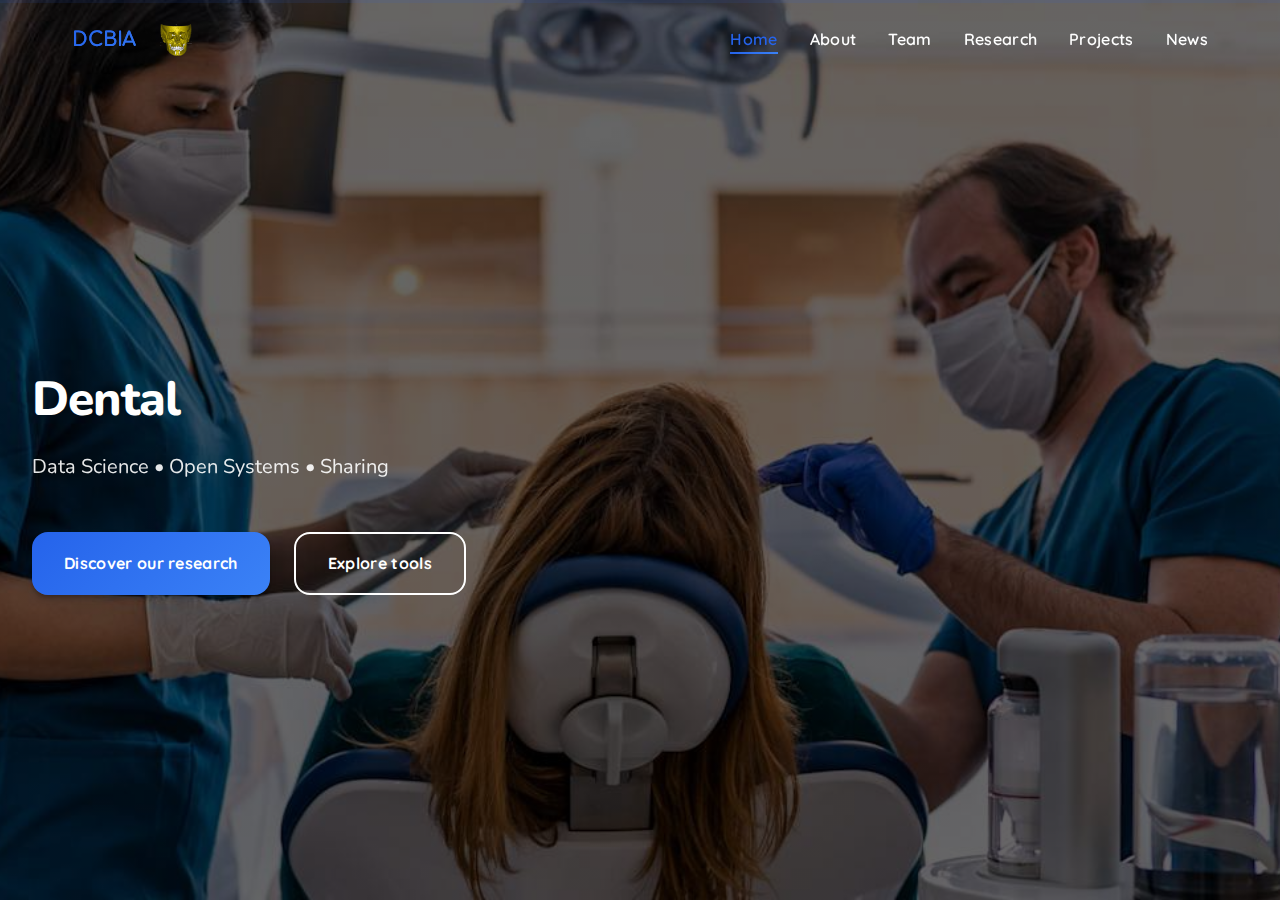
<file: index.html>
<!DOCTYPE html>
<html lang="en">
<head>
    <meta charset="UTF-8">
    <meta name="viewport" content="width=device-width, initial-scale=1.0">
    <title>DCBIA - Dental and Cranofacial Bionetwork for Image Analysis</title>
    <link rel="stylesheet" href="styles/main.css">
    <link rel="preconnect" href="https://fonts.googleapis.com">
    <link rel="preconnect" href="https://fonts.gstatic.com" crossorigin>
    <link href="https://fonts.googleapis.com/css2?family=Nunito:wght@300;400;500;600;700;800;900&family=Comfortaa:wght@300;400;500;600;700&family=Quicksand:wght@300;400;500;600;700&family=Poppins:wght@300;400;500;600;700;800&family=Inter:wght@300;400;500;600;700&display=swap" rel="stylesheet">
</head>
<body>
    <!-- Navigation -->
    <nav class="navbar">
        <div class="nav-container">
            <div class="nav-logo">
                <h2><a href="#accueil" style="text-decoration: none; color: inherit;">DCBIA<img src="images/logo.png"></a></h2>
            </div>
            <ul class="nav-menu">
                <li class="nav-item">
                    <a href="#accueil" class="nav-link">Home</a>
                </li>
                <li class="nav-item">
                    <a href="#presentation" class="nav-link">About</a>
                </li>
                <li class="nav-item">
                    <a href="#equipe" class="nav-link">Team</a>
                </li>
                <li class="nav-item">
                    <a href="#projets" class="nav-link">Research</a>
                </li>
                <li class="nav-item">
                    <a href="projects.html" class="nav-link">Projects</a>
                </li>
                <li class="nav-item">
                    <a href="#news" class="nav-link">News</a>
                </li>
            </ul>
            <div class="hamburger">
                <span class="bar"></span>
                <span class="bar"></span>
                <span class="bar"></span>
            </div>
        </div>
    </nav>

    <!-- Scroll Snap Container -->
    <div class="scroll-container">
        <!-- Section Accueil -->
        <section id="accueil" class="section hero-section">
            <div class="hero-content">
                <h1 class="hero-title">
                    <span class="title-line">Dental and Cranofacial</span>
                    <span class="title-line highlight">Bionetwork for Image Analysis</span>
                </h1>
                <p class="hero-subtitle">Data Science • Open Systems • Sharing</p>
                <div class="hero-cta">
                    <a href="#presentation" class="btn btn-primary">Discover our research</a>
                    <a href="#projets" class="btn btn-outline">Explore tools</a>
                </div>
            </div>
        </section>

        <!-- Section Présentation -->
        <section id="presentation" class="section presentation-section">
            <div class="section-container">
                <div class="section-header">
                    <h2 class="section-title">Our Mission</h2>
                    <p class="section-subtitle">Image Analysis in Dentistry through Data Science</p>
                </div>
                <div class="presentation-grid">
                    <div class="presentation-text">
                        <h3>About DCBIA Research Network</h3>
                        <p>We bring together clinicians, data scientists and engineers to advance quantitative imaging in dentistry. Our research focuses on validating imaging markers, assessing treatment effects, and sharing open-source software for the dental community.</p>
                        <ul class="features-list">
                            <li>Validate quantitative imaging markers of bone structure</li>
                            <li>Assess treatment effects and quantify bone degradation</li>
                            <li>Share open-source software and train dental professionals</li>
                            <li>Secure data management and NIH compliance</li>
                        </ul>
                        <div class="funding-info">
                            <p><strong>Funded by:</strong> National Institute of Dental and Craniofacial Research (NIDCR) - R01DE024450</p>
                        </div>
                    </div>
                    <div class="presentation-visual">
                        <div class="stats-grid">
                            <div class="stat-item">
                                <span class="stat-number">5+</span>
                                <span class="stat-label">Universities</span>
                            </div>
                            <div class="stat-item">
                                <span class="stat-number">100+</span>
                                <span class="stat-label">Publications</span>
                            </div>
                            <div class="stat-item">
                                <span class="stat-number">20</span>
                                <span class="stat-label">Imaging Tools</span>
                            </div>
                            <div class="stat-item">
                                <span class="stat-number">25+</span>
                                <span class="stat-label">Researchers</span>
                            </div>
                        </div>
                    </div>
                </div>
            </div>
        </section>

        <!-- Section Équipe -->
        <section id="equipe" class="section team-section">
            <div class="section-container">
                <div class="section-header">
                    <h2 class="section-title">Research Team</h2>
                    <p class="section-subtitle">Leading experts in dental imaging and data science</p>
                </div>
                <div class="team-grid">
                    <div class="team-member">
                        <a href="https://dentistry.unc.edu/person/lucia-cevidanes/"style="text-decoration: none; color: inherit;">
                        <div class="member-photo">
                            <img src="images/Team/lucia.jpeg">
                        </div>
                        <h4 class="member-name">Dr. Lucia Cevidanes</h4>
                        <p class="member-role">Principal Investigator</p>
                        <p class="member-bio">Professor & Chair at University of North Carolina, expert in 3D imaging and orthodontic research.</p>
                        <p class="member-affiliation">University of North Carolina</p>
                        </a>
                    </div>
                    <div class="team-member">
                        <a href="https://dent.umich.edu/directory/aron-aliaga-del-castillo-dds-ms-phd"style="text-decoration: none; color: inherit;">
                        <div class="member-photo">
                            <img src="images/Team/aronaliaga.png" alt="Dr. Aron Aliaga">
                        </div>
                        <h4 class="member-name">Dr. Aron Aliaga</h4>
                        <p class="member-role">Clinical Assistant Professor</p>
                        <p class="member-bio">Expert in 3D craniofacial imaging, AI applications in orthodontics, and evidence-based clinical treatment outcomes.</p>
                        <p class="member-affiliation">University of Michigan</p>
                    </a>
                    </div>

                    <div class="team-member">
                        <a href="https://www.pacific.edu/campus-directory/jonas-bianchi"style="text-decoration: none; color: inherit;">
                        <div class="member-photo">
                            <img src="images/Team/Jonas-Bianchi.webp" alt="Dr. Jonas Bianchi">
                        </div>
                        <h4 class="member-name">Dr. Jonas Bianchi</h4>
                        <p class="member-role">Director of Research</p>
                        <p class="member-bio">Specialist in AI-driven diagnostics and 3D imaging, bridging clinical practice with deep learning computational research.</p>
                        <p class="member-affiliation">University of the Pacific</p>
                    </a>
                    </div>
                    <div class="team-member">
                        <a href="https://www.med.unc.edu/psych/people/juan-prieto-phd/"style="text-decoration: none; color: inherit;">
                        <div class="member-photo">
                            <img src="images/Team/juanprieto.jpeg">
                        </div>
                        <h4 class="member-name">Dr. Juan Prieto</h4>
                        <p class="member-role">Computer Scientist</p>
                        <p class="member-bio">Expert in Artificial Intelligence and Machine Learning algorithms.</p>
                        <p class="member-affiliation">University of North Carolina</p>
                    </a>
                    </div>
                    <div class="team-member">
                        <a href="https://www.linkedin.com/in/alexandre-buiss/"style="text-decoration: none; color: inherit;">
                        <div class="member-photo">
                            <img src="images/Team/alexandrebuisson.jpeg">
                        </div>
                        <h4 class="member-name">Alexandre Buisson</h4>
                        <p class="member-role">Software Engineer</p>
                        <p class="member-bio">3D Slicer Extensions co-lead Developper and Imaging Computer Expert</p>
                        <p class="member-affiliation">University of North Carolina</p>
                    </a>
                    </div>
                    <div class="team-member">
                        <a href="https://www.linkedin.com/in/paul-dumont1544/"style="text-decoration: none; color: inherit;">
                        <div class="member-photo">
                            <img src="images/Team/pauldumont.jpeg">
                        </div>
                        <h4 class="member-name">Paul Dumont</h4>
                        <p class="member-role">Software Engineer</p>
                        <p class="member-bio">3D Slicer Extensions co-lead Developper and Imaging Computer Expert</p>
                        <p class="member-affiliation">University of North Carolina</p>
                    </a>
                    </div>
                </div>
                <div class="team-actions">
                    <a href="team.html" class="btn team-expand-btn">
                        View all the members
                    </a>
                </div>
            </div>
        </section>

        <!-- Section Projets -->
        <section id="projets" class="section projects-section">
            <div class="section-container">
                <div class="section-header">
                    <h2 class="section-title">Research & Tools</h2>
                    <p class="section-subtitle">Open-source software and innovative methodologies</p>
                </div>
                <div class="projects-grid">
                    <div class="project-card">
                        <div class="project-header">
                            <span class="project-tag">Active</span>
                            <h4 class="project-title">3D Slicer Extensions</h4>
                        </div>
                        <p class="project-description">Automated Dental Tools for 3D Slicer, providing advanced image processing capabilities for dental and cranofacial analysis.</p>
                        <div class="project-tech">
                            <span class="tech-tag">3D Slicer</span>
                            <span class="tech-tag">Python</span>
                            <span class="tech-tag">ITK</span>
                        </div>
                        <div class="project-links">
                            <a href="https://github.com/DCBIA-OrthoLab/SlicerAutomatedDentalTools" class="project-link">Download Extension</a>
                        </div>
                    </div>
                    <div class="project-card">
                        <div class="project-header">
                            <span class="project-tag">Ongoing</span>
                            <h4 class="project-title">Large Language Models in Dental Analysis</h4>
                        </div>
                        <p class="project-description">MedEx is a Slicer extension implementing LLMs to extract TMJ-related comorbidities from clinical text with automated structured summaries.</p>
                        <div class="project-tech">
                            <span class="tech-tag">LLMs</span>
                            <span class="tech-tag">Deep Learning</span>
                            <span class="tech-tag">Clinical Notes</span>
                        </div>
                        <div class="project-links">
                            <a href="https://github.com/DCBIA-OrthoLab/MedX" class="project-link">Access Code</a>
                        </div>
                    </div>
                    <div class="project-card">
                        <div class="project-header">
                            <span class="project-tag">Ongoing</span>
                            <h4 class="project-title">Automated Facial Asymmetry Classification</h4>
                        </div>
                        <p class="project-description">Automated pipeline for classifying skeletal facial asymmetry using Machine Learning algorithms on CBCT data for treatment planning.</p>
                        <div class="project-tech">
                            <span class="tech-tag">Machine Learning</span>
                            <span class="tech-tag">Automated Classification</span>
                            <span class="tech-tag">Clinical Research</span>
                        </div>
                        <div class="project-links">
                            <a href="pdf/Automated_Classification.pdf" class="project-link">Read Publications</a>
                        </div>
                    </div>
                </div>
                
                <div class="projects-cta">
                    <a href="projects.html" class="btn btn-primary">View All Projects & Publications</a>
                </div>
            </div>
        </section>

        <!-- Section News & Events -->
        <section id="news" class="section news-section">
            <div class="section-container">
                <div class="section-header">
                    <h2 class="section-title">News & Upcoming Events</h2>
                    <p class="section-subtitle">Stay informed about our latest research and activities</p>
                </div>
                <div class="news-grid">
                    <div class="news-category">
                        <h3 class="category-title">Latest Updates</h3>
                        <div class="news-item">
                            <div class="news-date">January 2026</div>
                            <h4 class="news-title">New Slicer Automated Dental Tools Available</h4>
                            <p class="news-excerpt">The latest beta versions are now available for download as extensions within 3D Slicer.</p>
                        </div>
                        <div class="news-item">
                            <div class="news-date">December 2025</div>
                            <h4 class="news-title">NIH Data Sharing Policy Updates</h4>
                            <p class="news-excerpt">Updated guidance available for FAIR-compliant repositories and human participant data protection.</p>
                        </div>
                    </div>
                    <div class="news-category">
                        <h3 class="category-title">Upcoming Events</h3>
                        <div class="event-item">
                            <div class="event-date">
                                <span class="month">Jan</span>
                                <span class="day">26-30</span>
                            </div>
                            <div class="event-details">
                                <h4>44th NA-MIC Project Week</h4>
                                <p>Las Palmas, Gran Canaria</p>
                            </div>
                        </div>
                        <div class="event-item">
                            <div class="event-date">
                                <span class="month">Mar</span>
                                <span class="day">25-28</span>
                            </div>
                            <div class="event-details">
                                <h4>104th IADR/AADOCR/CADR General Session</h4>
                                <p>San Diego, CA</p>
                            </div>
                        </div>
                        <div class="event-item">
                            <div class="event-date">
                                <span class="month">May</span>
                                <span class="day">1-3</span>
                            </div>
                            <div class="event-details">
                                <h4>AAO Annual Session 2026</h4>
                                <p>Orlando, FL</p>
                            </div>
                        </div>
                    </div>
                </div>
                <div class="resources-section">
                    <h3>Resources & Links</h3>
                    <div class="resources-grid">
                        <a href="https://github.com/DCBIA-OrthoLab" class="resource-card" target="_blank">
                            <div class="resource-icon github-icon"><img src = "images/News/logo_github.png"></div>
                            <h4>GitHub Repository</h4>
                            <p>Access our open-source imaging pipeline projects</p>
                        </a>
                        <a href="https://www.youtube.com/@DCBIA" class="resource-card" target="_blank">
                            <div class="resource-icon youtube-icon"><img src = "images/News/logo_youtube.png"></div>
                            <h4>YouTube Tutorials</h4>
                            <p>Full range of educational tutorials and demos</p>
                        </a>
                        <a href="https://www.slicer.org/" class="resource-card" target="_blank">
                            <div class="resource-icon slicer-icon"><img src = "images/News/logo_3dslicer.png"></div>
                            <h4>3D Slicer</h4>
                            <p>Download the open-source 3D imaging platform</p>
                        </a>
                        <a href="https://www.itksnap.org/" class="resource-card" target="_blank">
                            <div class="resource-icon data-icon"><img src = "images/News/logo_itksnap.png"></div>
                            <h4>ITK Snap</h4>
                            <p>Software used to segment 3D and 4D biomedical images</p>
                        </a>
                    </div>
                </div>
            </div>
        </section>
    </div>

    <script src="scripts/main.js"></script>
</body>
</html>
</file>
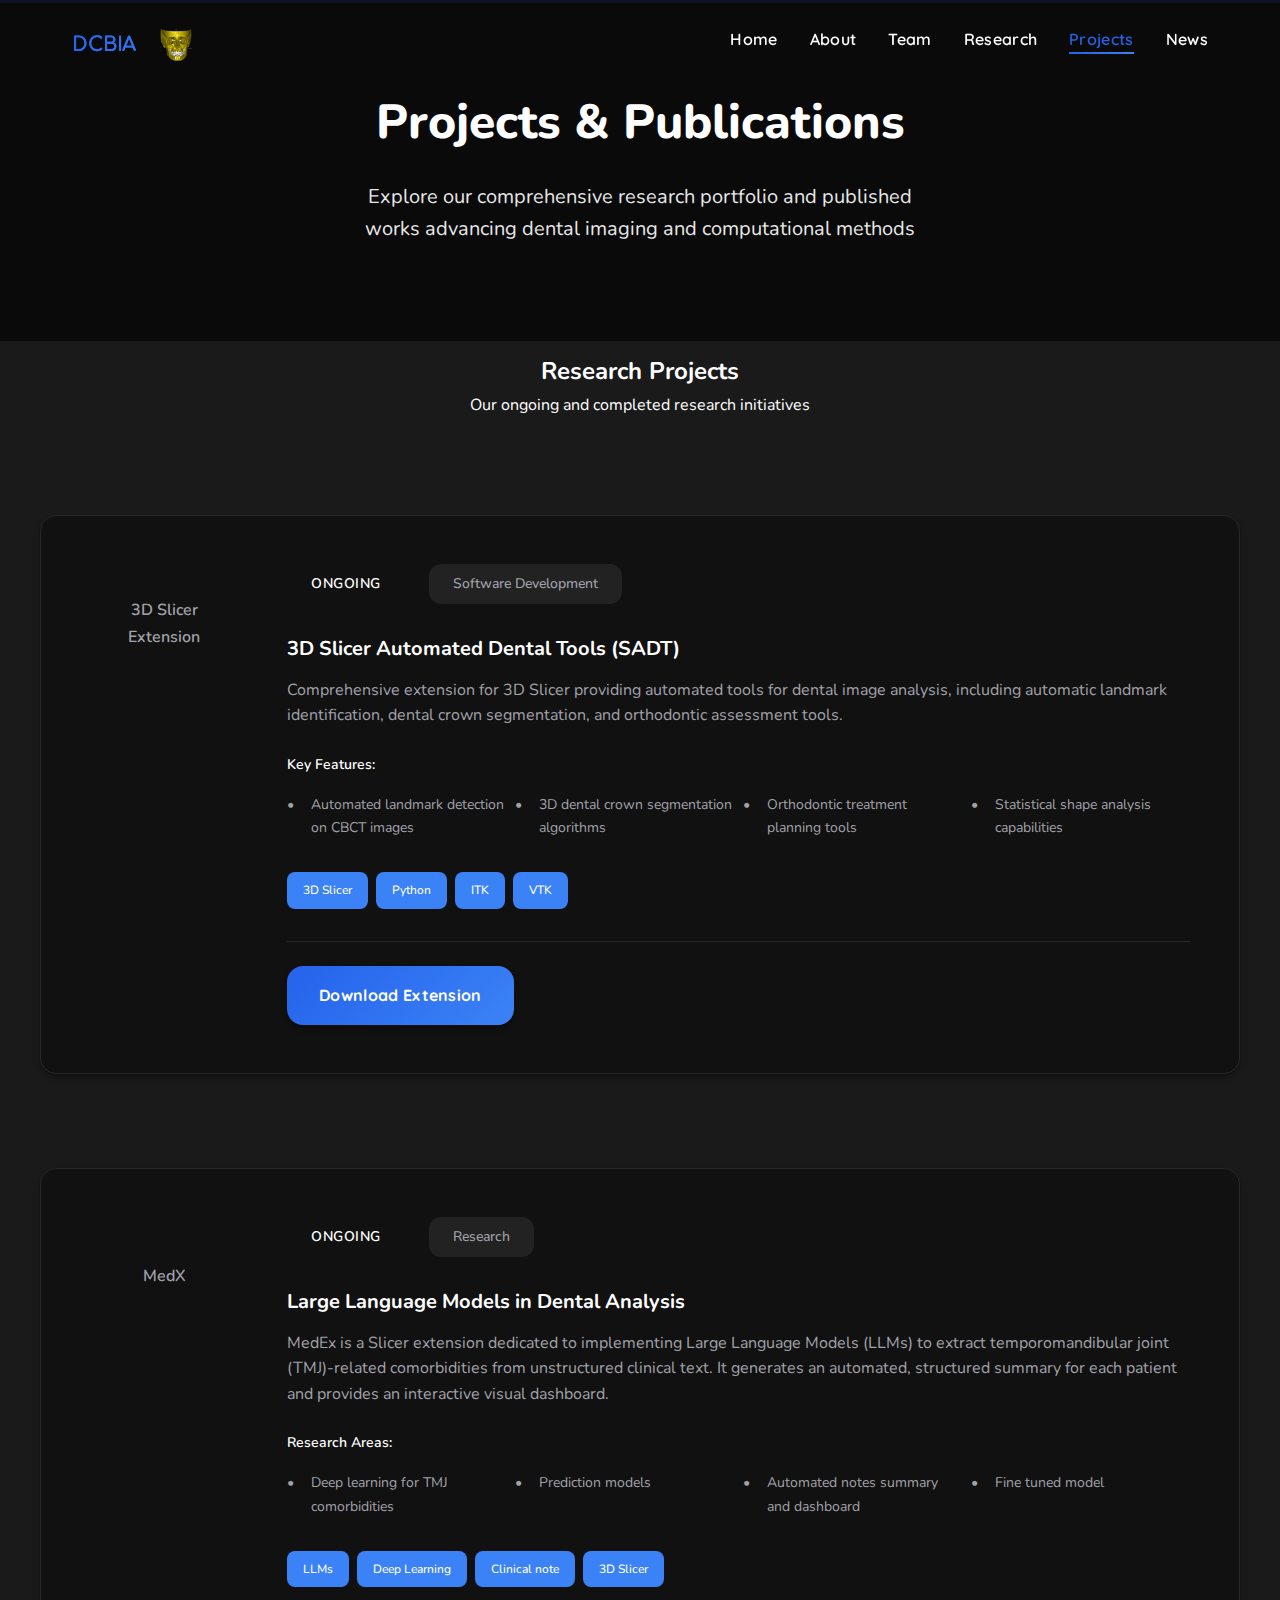
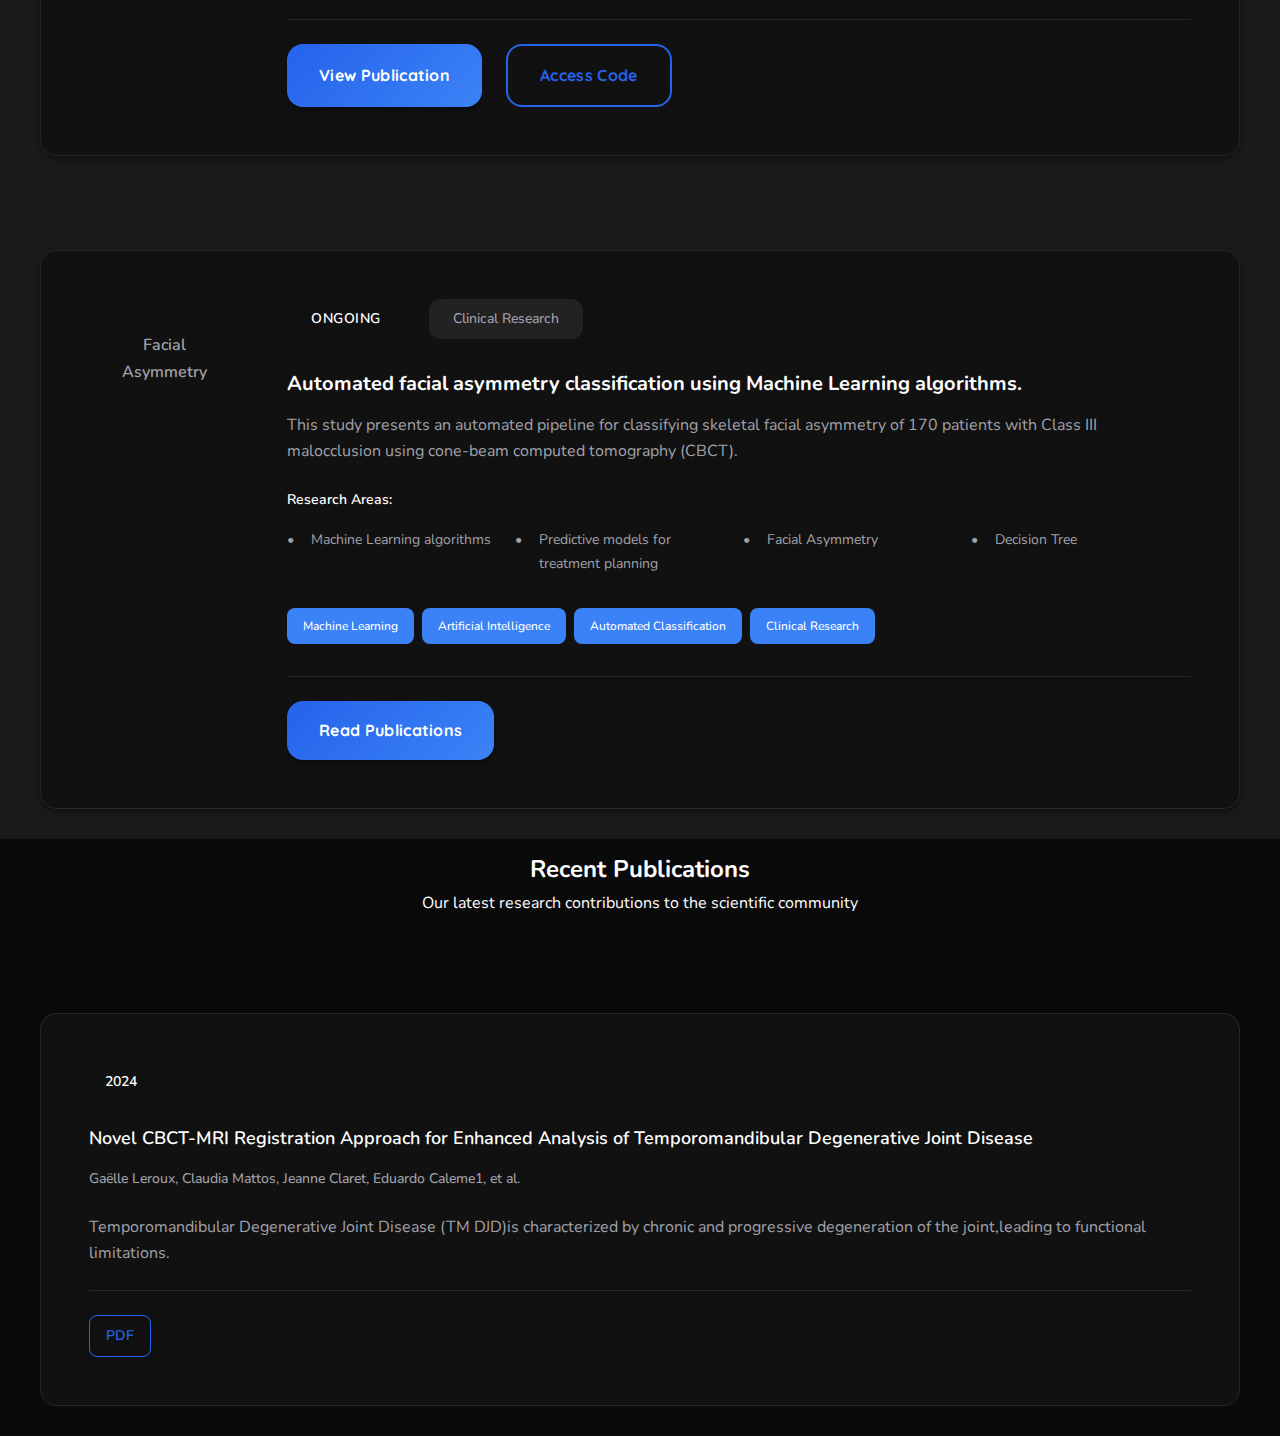
<file: projects.html>
<!DOCTYPE html>
<html lang="en">
<head>
    <meta charset="UTF-8">
    <meta name="viewport" content="width=device-width, initial-scale=1.0">
    <title>Projects & Publications - DCBIA</title>
    <link rel="preconnect" href="https://fonts.googleapis.com">
    <link rel="preconnect" href="https://fonts.gstatic.com" crossorigin>
    <link href="https://fonts.googleapis.com/css2?family=Nunito:wght@300;400;500;600;700;800;900&family=Comfortaa:wght@300;400;500;600;700&family=Quicksand:wght@300;400;500;600;700&family=Poppins:wght@300;400;500;600;700;800&family=Inter:wght@300;400;500;600;700;800;900&display=swap" rel="stylesheet">
    <link rel="stylesheet" href="styles/main.css">
    <link rel="stylesheet" href="styles/projects.css">
</head>
<body>
    <!-- Navigation -->
    <nav class="navbar">
        <div class="nav-container">
            <div class="nav-logo">
                <h2><a href="index.html" style="text-decoration: none; color: inherit;">DCBIA<img src="images/logo.png"></a></h2>
            </div>
            <ul class="nav-menu">
                <li class="nav-item">
                    <a href="index.html" class="nav-link">Home</a>
                </li>
                <li class="nav-item">
                    <a href="index.html#presentation" class="nav-link">About</a>
                </li>
                <li class="nav-item">
                    <a href="team.html" class="nav-link">Team</a>
                </li>
                <li class="nav-item">
                    <a href="index.html#projets" class="nav-link">Research</a>
                </li>
                <li class="nav-item">
                    <a href="projects.html" class="nav-link active">Projects</a>
                </li>
                <li class="nav-item">
                    <a href="index.html#news" class="nav-link">News</a>
                </li>
            </ul>
            <div class="hamburger">
                <span class="bar"></span>
                <span class="bar"></span>
                <span class="bar"></span>
            </div>
        </div>
    </nav>

    <!-- Main Content -->
    <main class="projects-main">
        <!-- Hero Section -->
        <section class="projects-hero">
            <div class="section-container">
                <div class="hero-content">
                    <h1>Projects & Publications</h1>
                    <p>Explore our comprehensive research portfolio and published works advancing dental imaging and computational methods</p>
                </div>
            </div>
        </section>

        <!-- Projects Section -->
        <section class="projects-detailed">
            <div class="section-container">
                <div class="section-header">
                    <h2>Research Projects</h2>
                    <p>Our ongoing and completed research initiatives</p>
                </div>
                
                <div class="projects-grid">
                    <div class="project-detailed">
                        <div class="project-image">
                            <div class="image-placeholder">3D Slicer Extension</div>
                        </div>
                        <div class="project-content">
                            <div class="project-meta">
                                <span class="project-status ongoing">Ongoing</span>
                                <span class="project-type">Software Development</span>
                            </div>
                            <h3>3D Slicer Automated Dental Tools (SADT)</h3>
                            <p class="project-description">Comprehensive extension for 3D Slicer providing automated tools for dental image analysis, including automatic landmark identification, dental crown segmentation, and orthodontic assessment tools.</p>
                            <div class="project-features">
                                <h4>Key Features:</h4>
                                <ul>
                                    <li>Automated landmark detection on CBCT images</li>
                                    <li>3D dental crown segmentation algorithms</li>
                                    <li>Orthodontic treatment planning tools</li>
                                    <li>Statistical shape analysis capabilities</li>
                                </ul>
                            </div>
                            <div class="project-tech-stack">
                                <span class="tech-tag">3D Slicer</span>
                                <span class="tech-tag">Python</span>
                                <span class="tech-tag">ITK</span>
                                <span class="tech-tag">VTK</span>
                            </div>
                            <div class="project-links">
                                <a href="https://github.com/DCBIA-OrthoLab/SlicerAutomatedDentalTools" class="btn-primary">Download Extension</a>
                            </div>
                        </div>
                    </div>

                    <div class="project-detailed">
                        <div class="project-image">
                            <div class="image-placeholder">MedX</div>
                        </div>
                        <div class="project-content">
                            <div class="project-meta">
                                <span class="project-status ongoing">Ongoing</span>
                                <span class="project-type">Research</span>
                            </div>
                            <h3>Large Language Models in Dental Analysis</h3>
                            <p class="project-description">MedEx is a Slicer extension dedicated to implementing Large Language Models (LLMs) to extract temporomandibular joint (TMJ)-related comorbidities from unstructured clinical text. It generates an automated, structured summary for each patient and provides an interactive visual dashboard.</p>
                            <div class="project-features">
                                <h4>Research Areas:</h4>
                                <ul>
                                    <li>Deep learning for TMJ comorbidities</li>
                                    <li>Prediction models</li>
                                    <li>Automated notes summary and dashboard</li>
                                    <li>Fine tuned model</li>
                                </ul>
                            </div>
                            <div class="project-tech-stack">
                                <span class="tech-tag">LLMs</span>
                                <span class="tech-tag">Deep Learning</span>
                                <span class="tech-tag">Clinical note</span>
                                <span class="tech-tag">3D Slicer</span>
                            </div>
                            <div class="project-links">
                                <a href="pdf/MICCAI_Gaydamour.pdf" target="_blank" class="btn-primary">View Publication</a>
                                <a href="https://github.com/DCBIA-OrthoLab/MedX" class="btn-outline">Access Code</a>
                            </div>
                        </div>
                    </div>

                    <div class="project-detailed">
                        <div class="project-image">
                            <div class="image-placeholder">Facial Asymmetry</div>
                        </div>
                        <div class="project-content">
                            <div class="project-meta">
                                <span class="project-status ongoing">Ongoing</span>
                                <span class="project-type">Clinical Research</span>
                            </div>
                            <h3>Automated facial asymmetry classification using Machine Learning algorithms.</h3>
                            <p class="project-description">This study presents an automated pipeline for classifying skeletal facial asymmetry of 170 patients with Class III malocclusion using cone-beam computed tomography (CBCT).</p>
                            <div class="project-features">
                                <h4>Research Areas:</h4>
                                <ul>
                                    <li>Machine Learning algorithms</li>
                                    <li>Predictive models for treatment planning</li>
                                    <li>Facial Asymmetry</li>
                                    <li>Decision Tree</li>
                                </ul>
                            </div>
                            <div class="project-tech-stack">
                                <span class="tech-tag">Machine Learning</span>
                                <span class="tech-tag">Artificial Intelligence</span>
                                <span class="tech-tag">Automated Classification</span>
                                <span class="tech-tag">Clinical Research</span>
                            </div>
                            <div class="project-links">
                                <a href="pdf/Automated_Classification.pdf" target="_blank" class="btn-primary">Read Publications</a>
                            </div>
                        </div>
                    </div>
                </div>
            </div>
        </section>

        <!-- Publications Section -->
        <section class="publications-section">
            <div class="section-container">
                <div class="section-header">
                    <h2>Recent Publications</h2>
                    <p>Our latest research contributions to the scientific community</p>
                </div>
                
                <div class="publications-grid">
                    <div class="publication-item">
                        <div class="publication-meta">
                            <span class="publication-year">2024</span>
                            <span class="publication-journal"></span>
                        </div>
                        <h4 class="publication-title">Novel CBCT-MRI Registration Approach for Enhanced Analysis of Temporomandibular Degenerative Joint Disease</h4>
                        <p class="publication-authors">Gaëlle Leroux, Claudia Mattos, Jeanne Claret, Eduardo Caleme1, et al.</p>
                        <p class="publication-abstract">Temporomandibular Degenerative Joint Disease (TM DJD)is characterized by chronic and progressive degeneration of the joint,leading to functional limitations.</p>
                        <div class="publication-links">
                            <a href="pdf/Paper_MRI2CBCT.pdf" class="publication-link">PDF</a>
                        </div>
                    </div>
                    </div>
                </div>
            </div>
        </section>
    </main>

    <script src="scripts/main.js"></script>
</body>
</html>
</file>
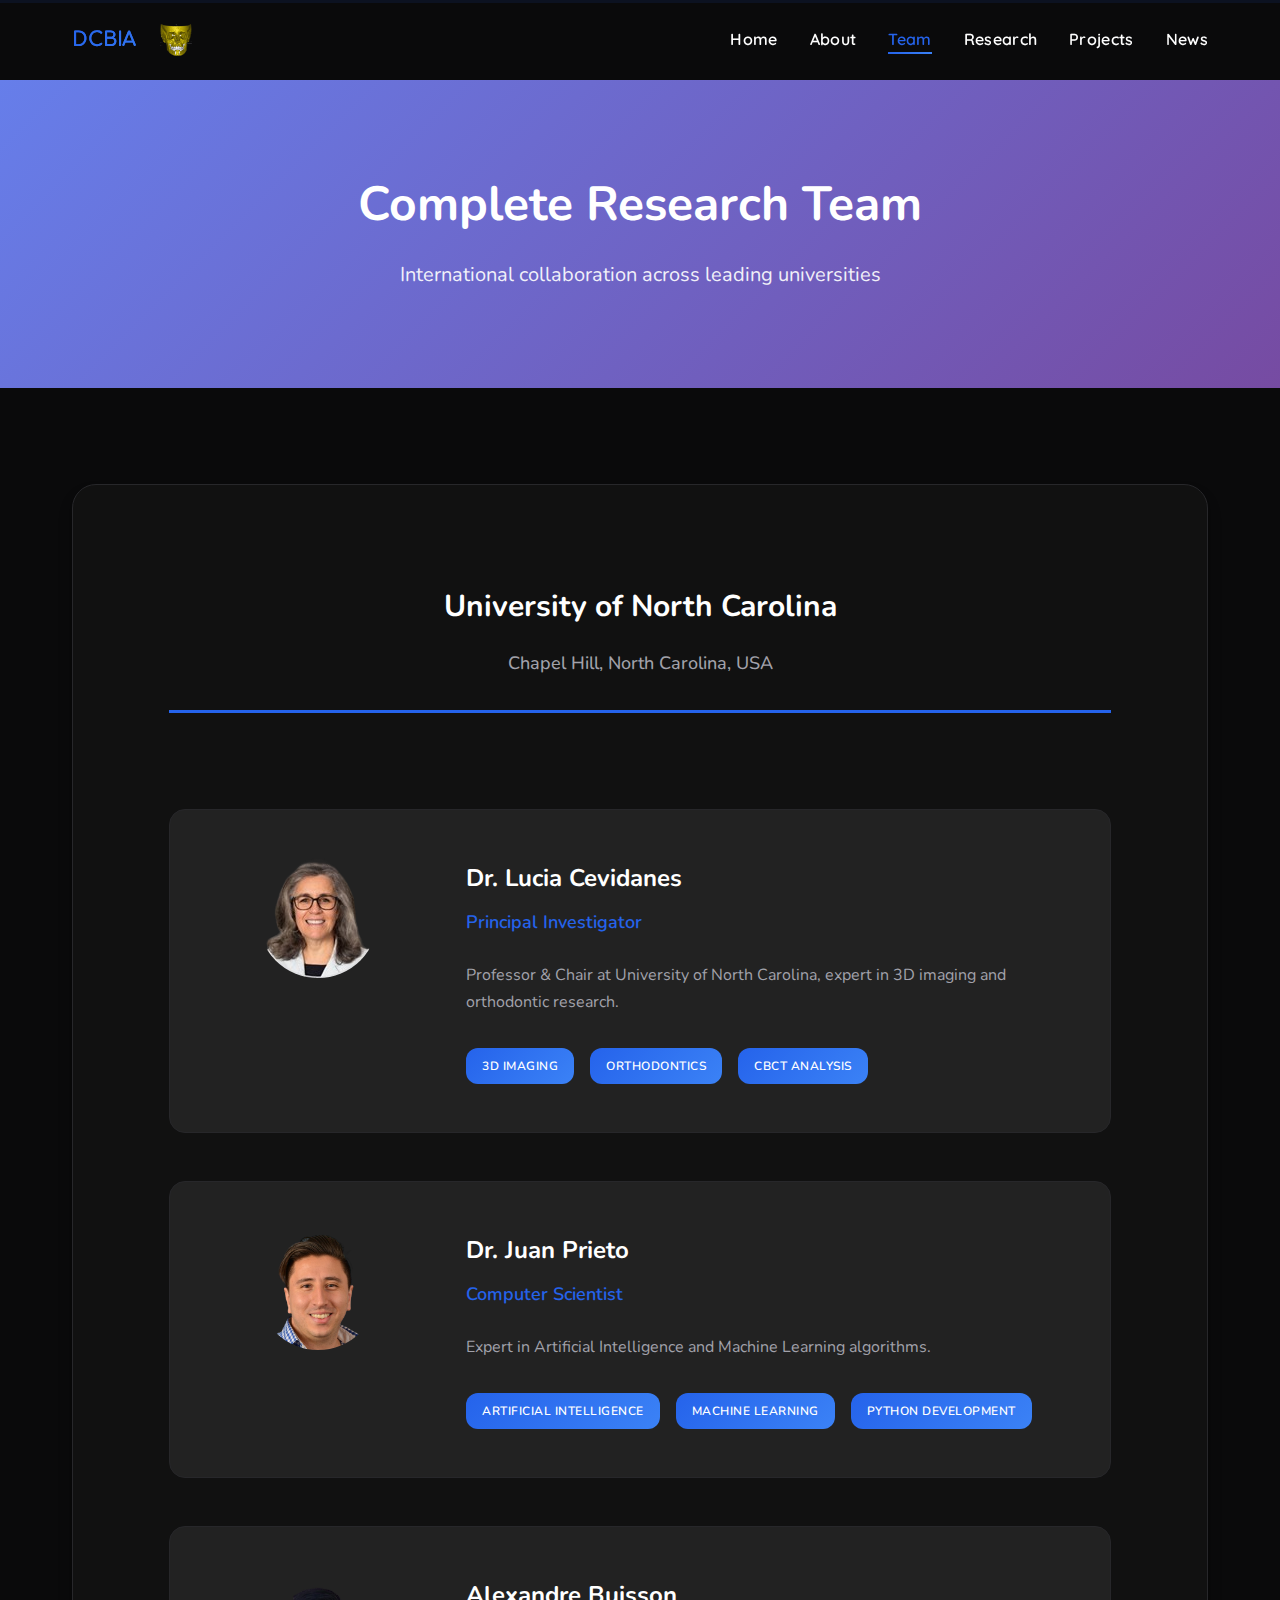
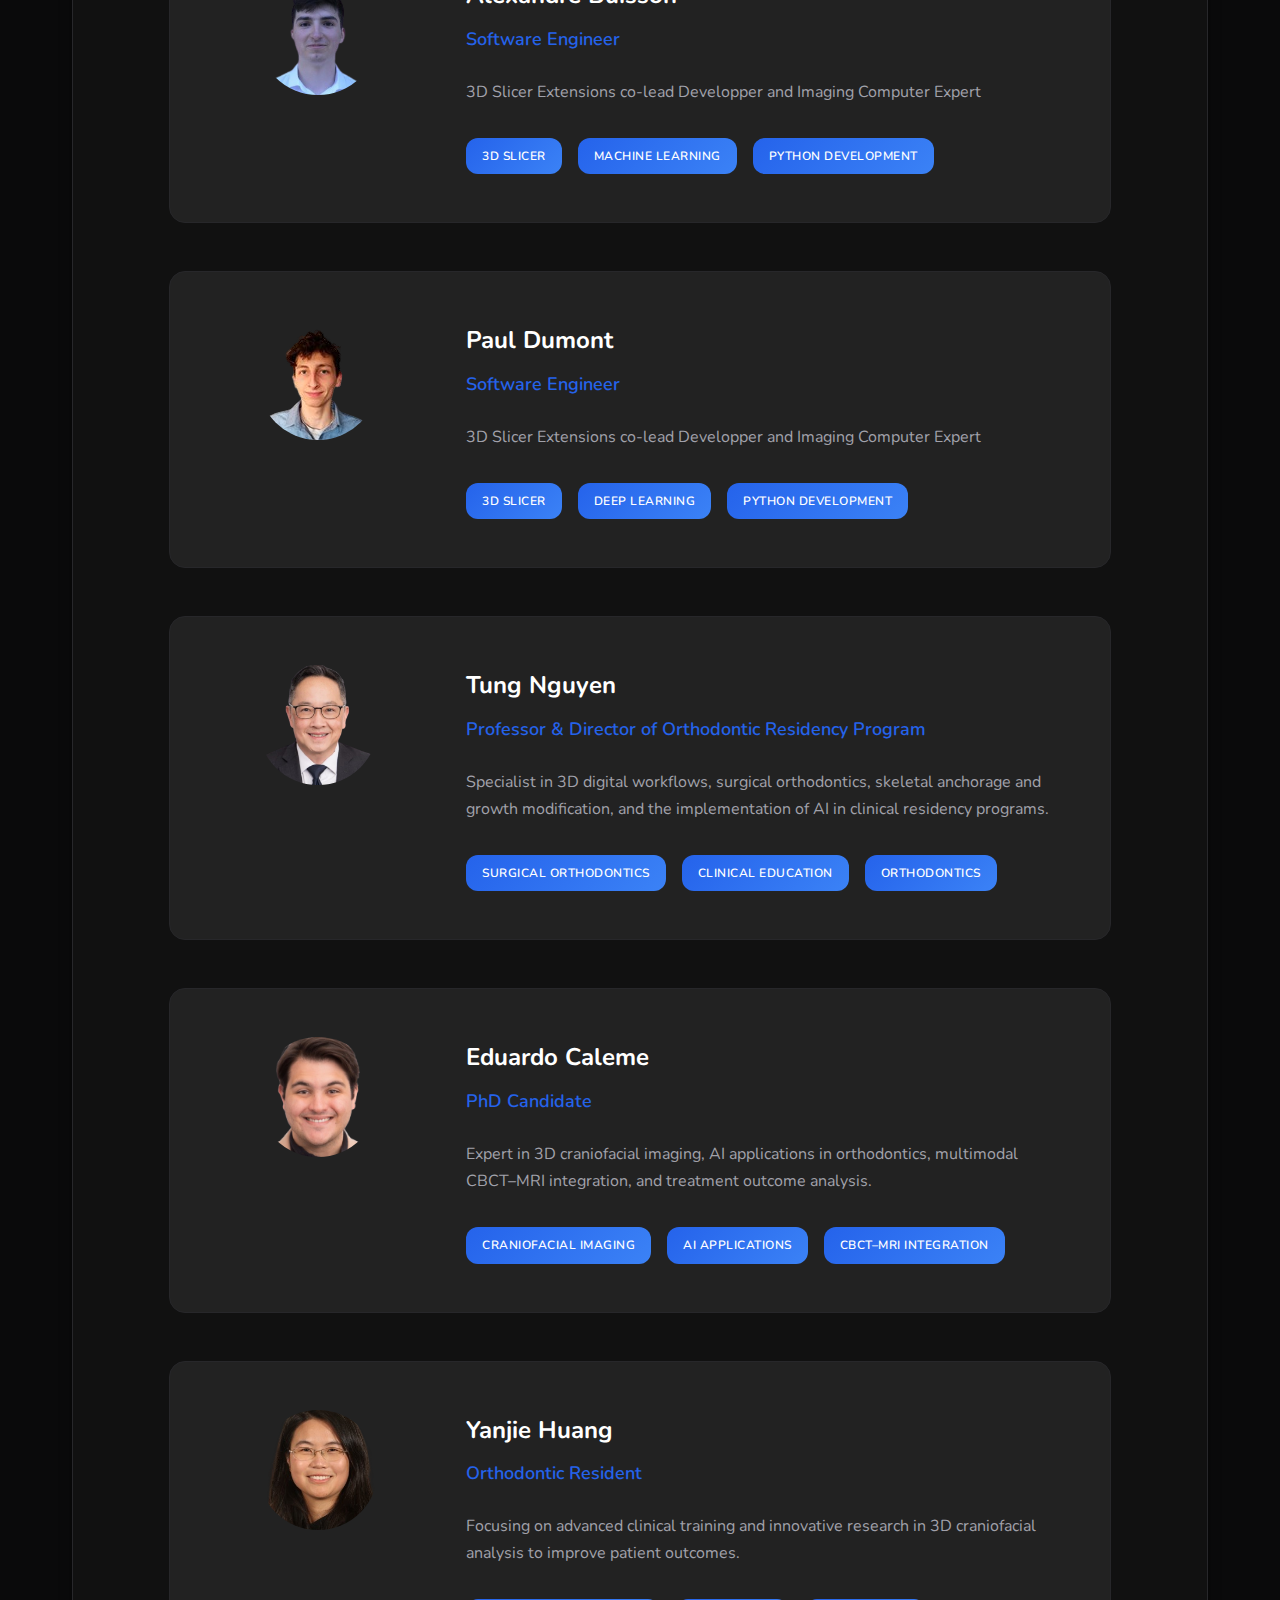
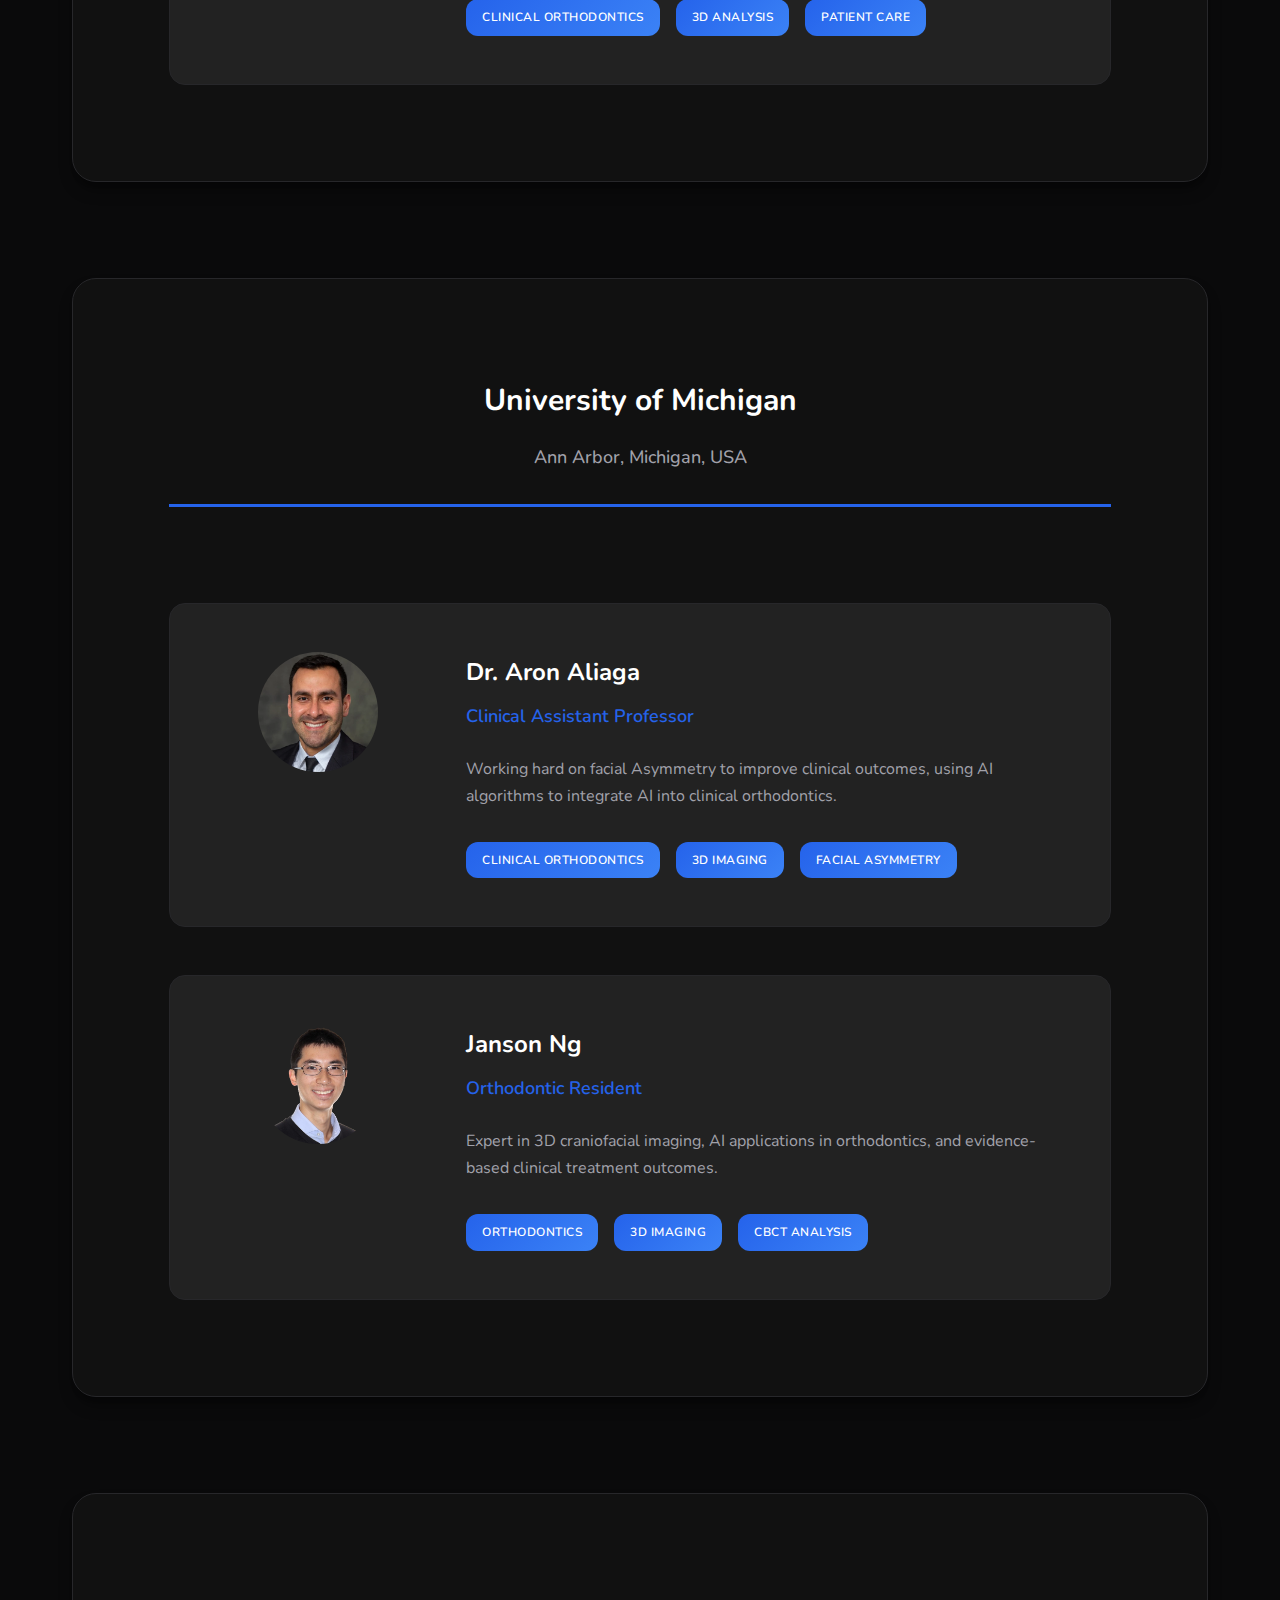
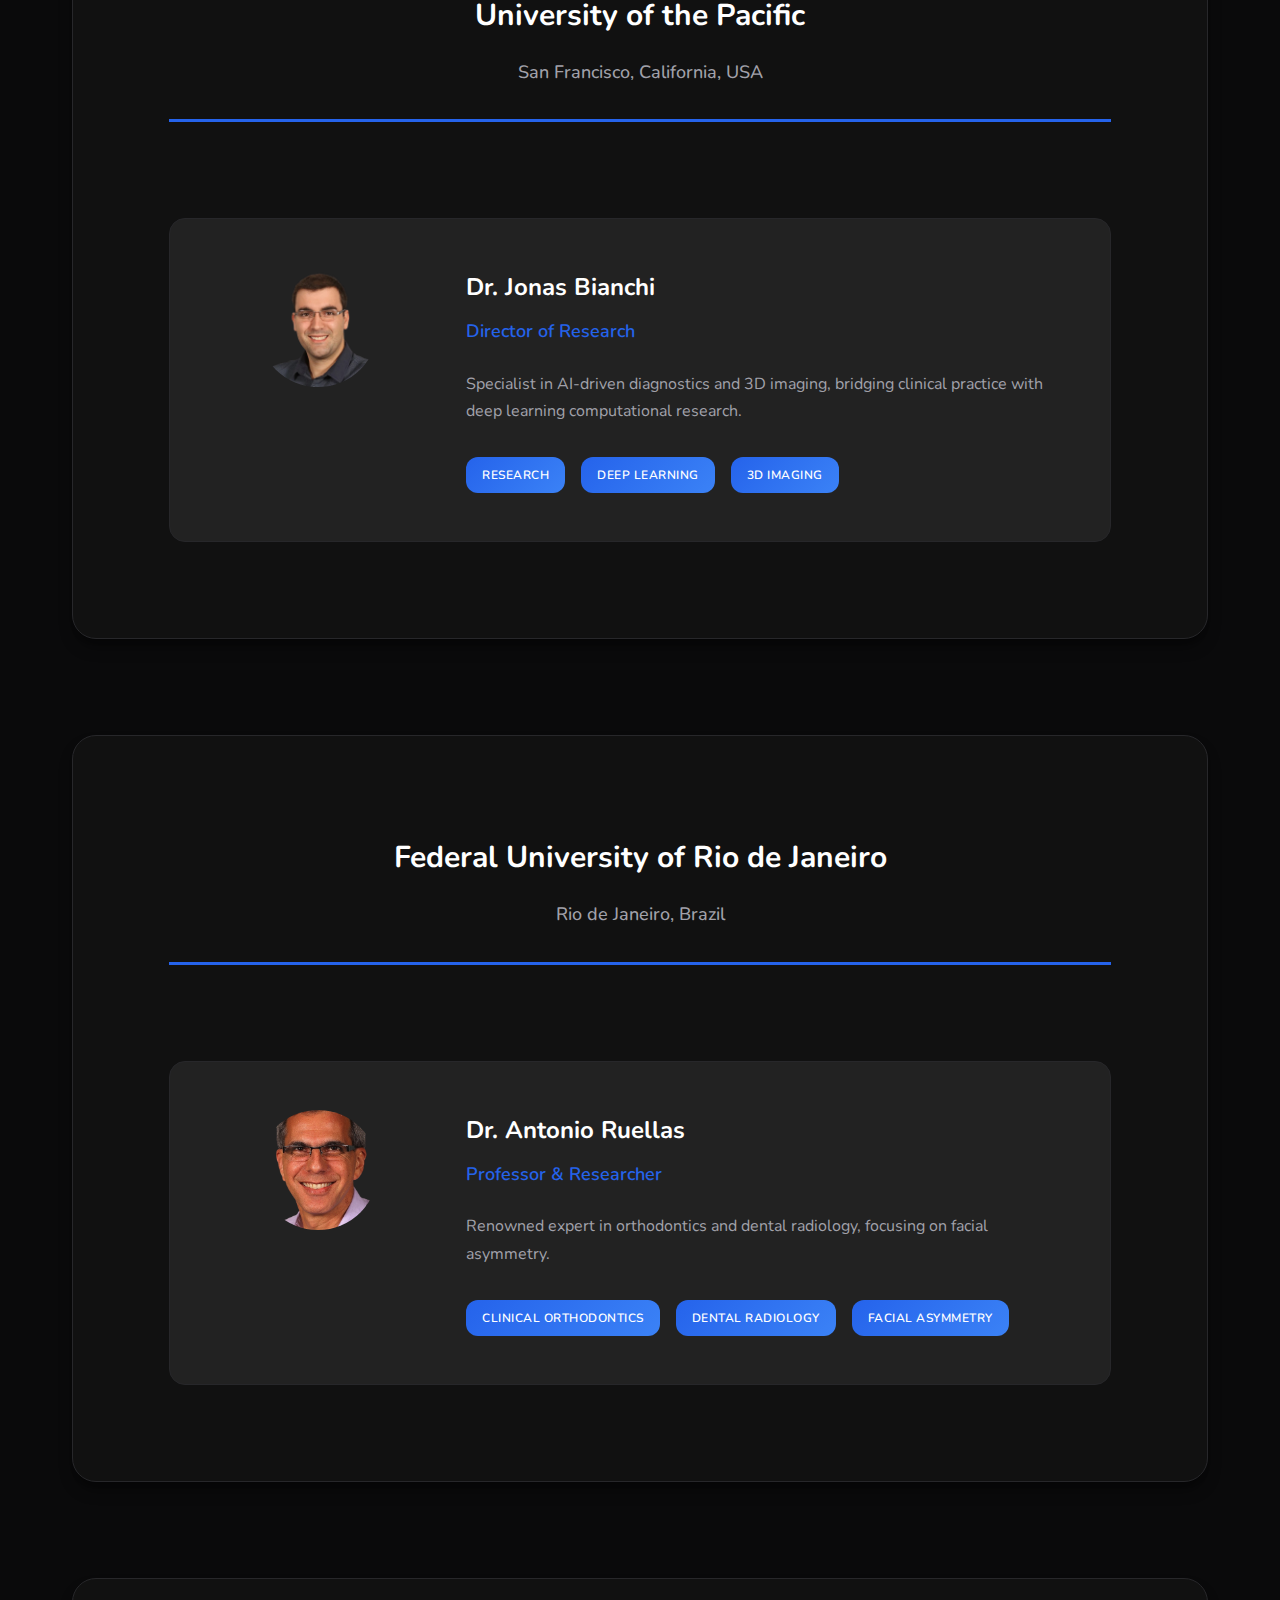
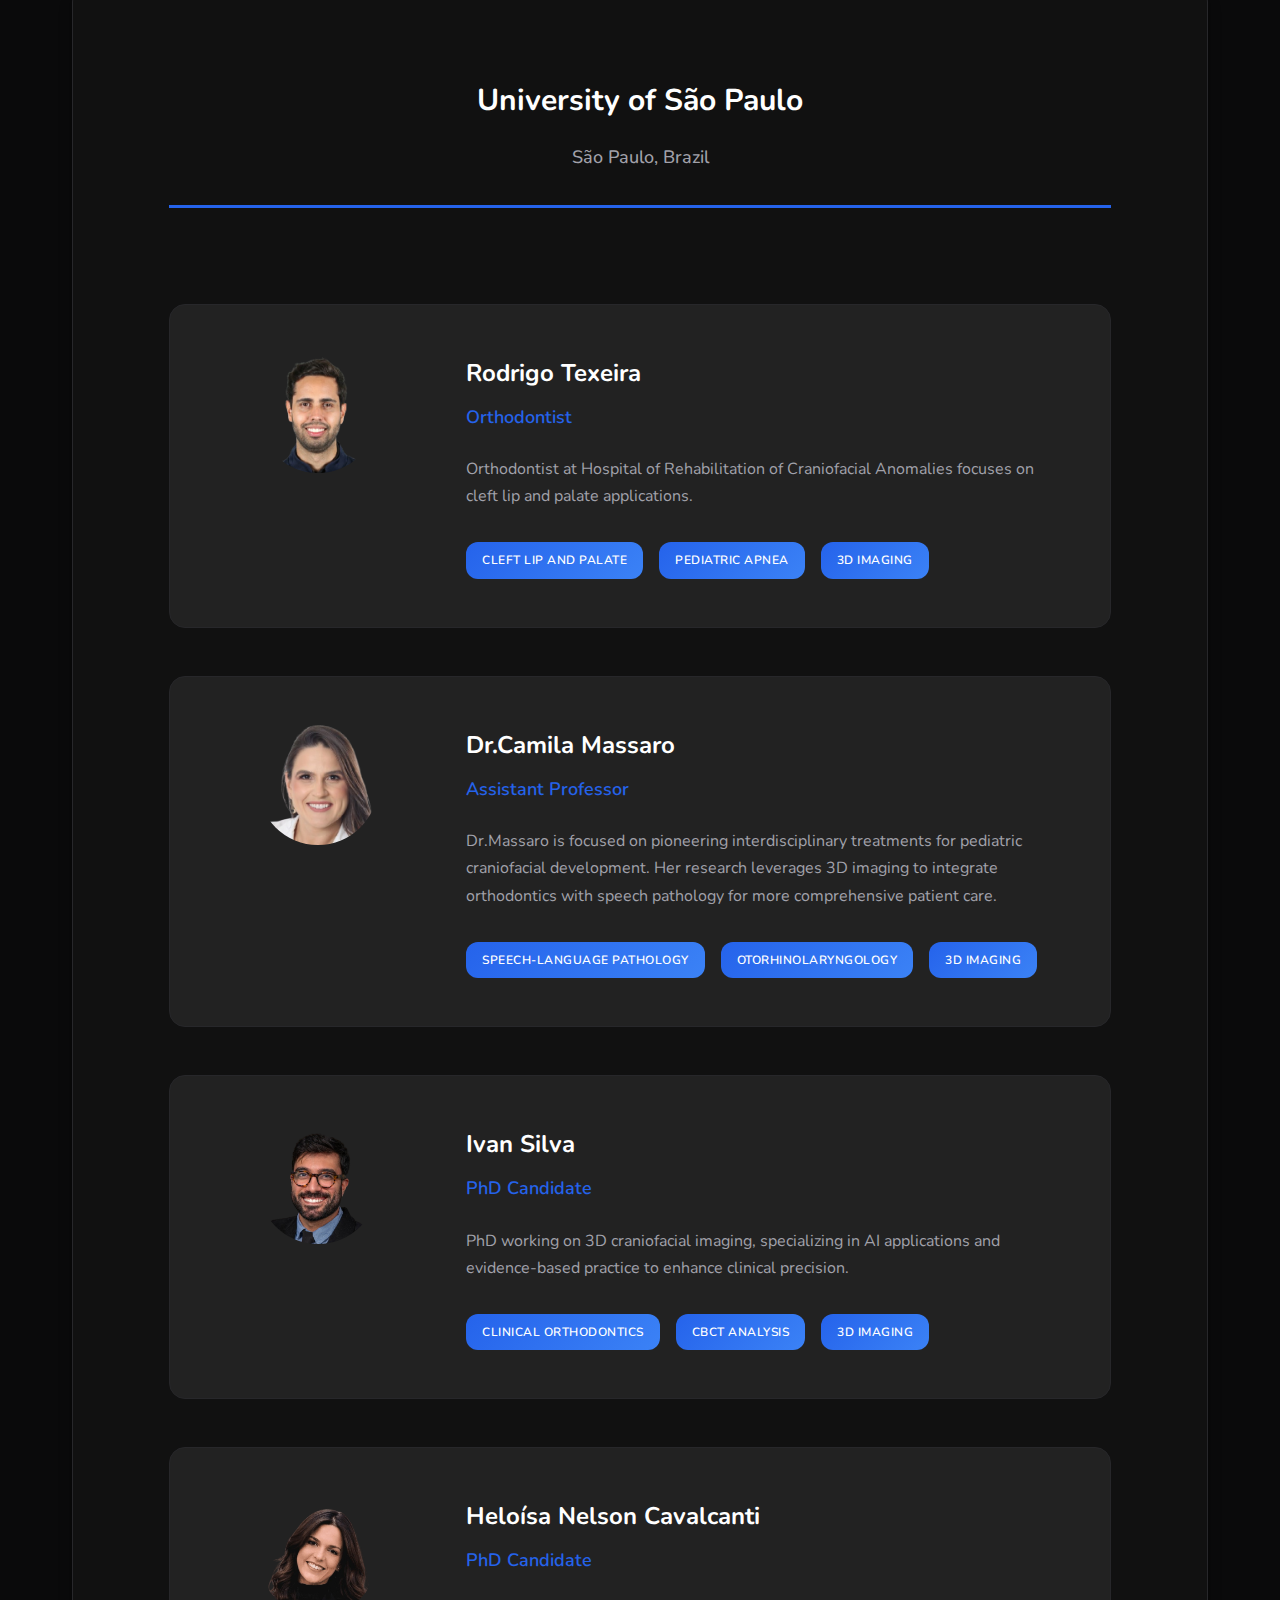
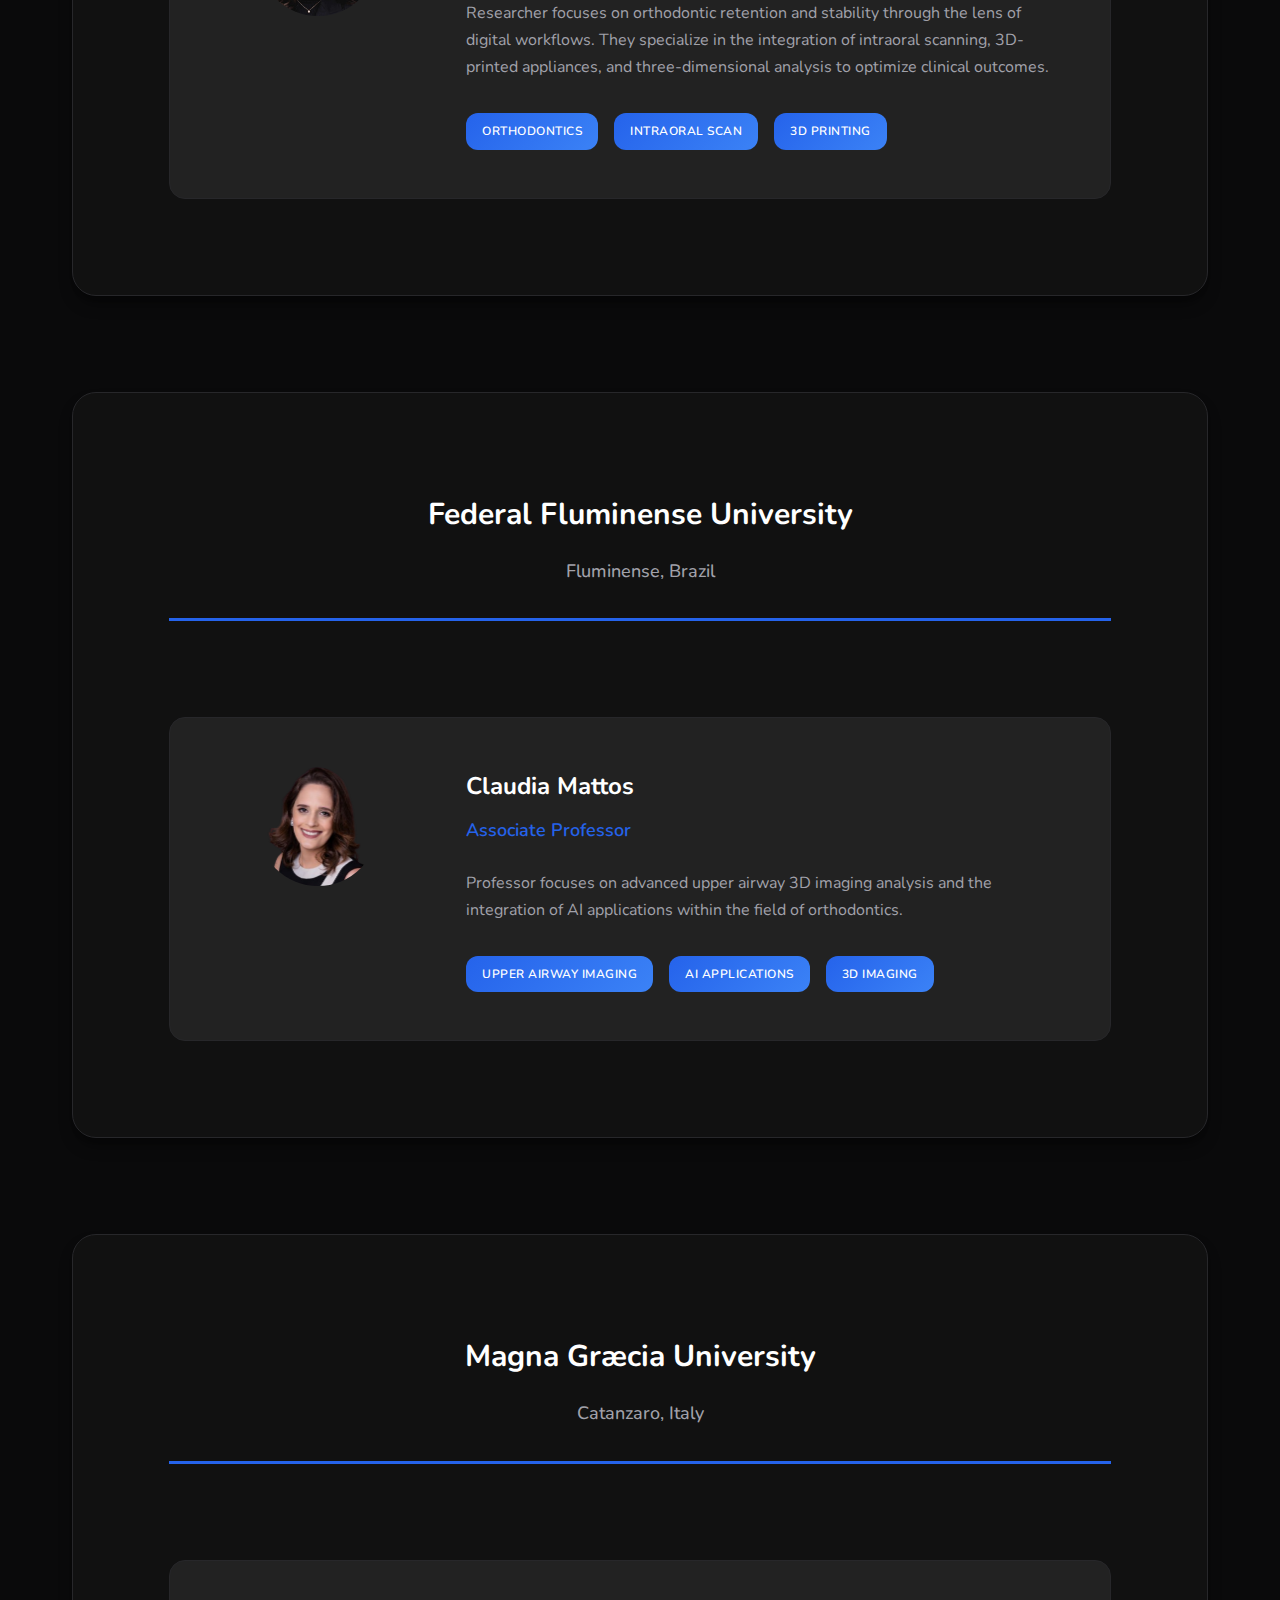
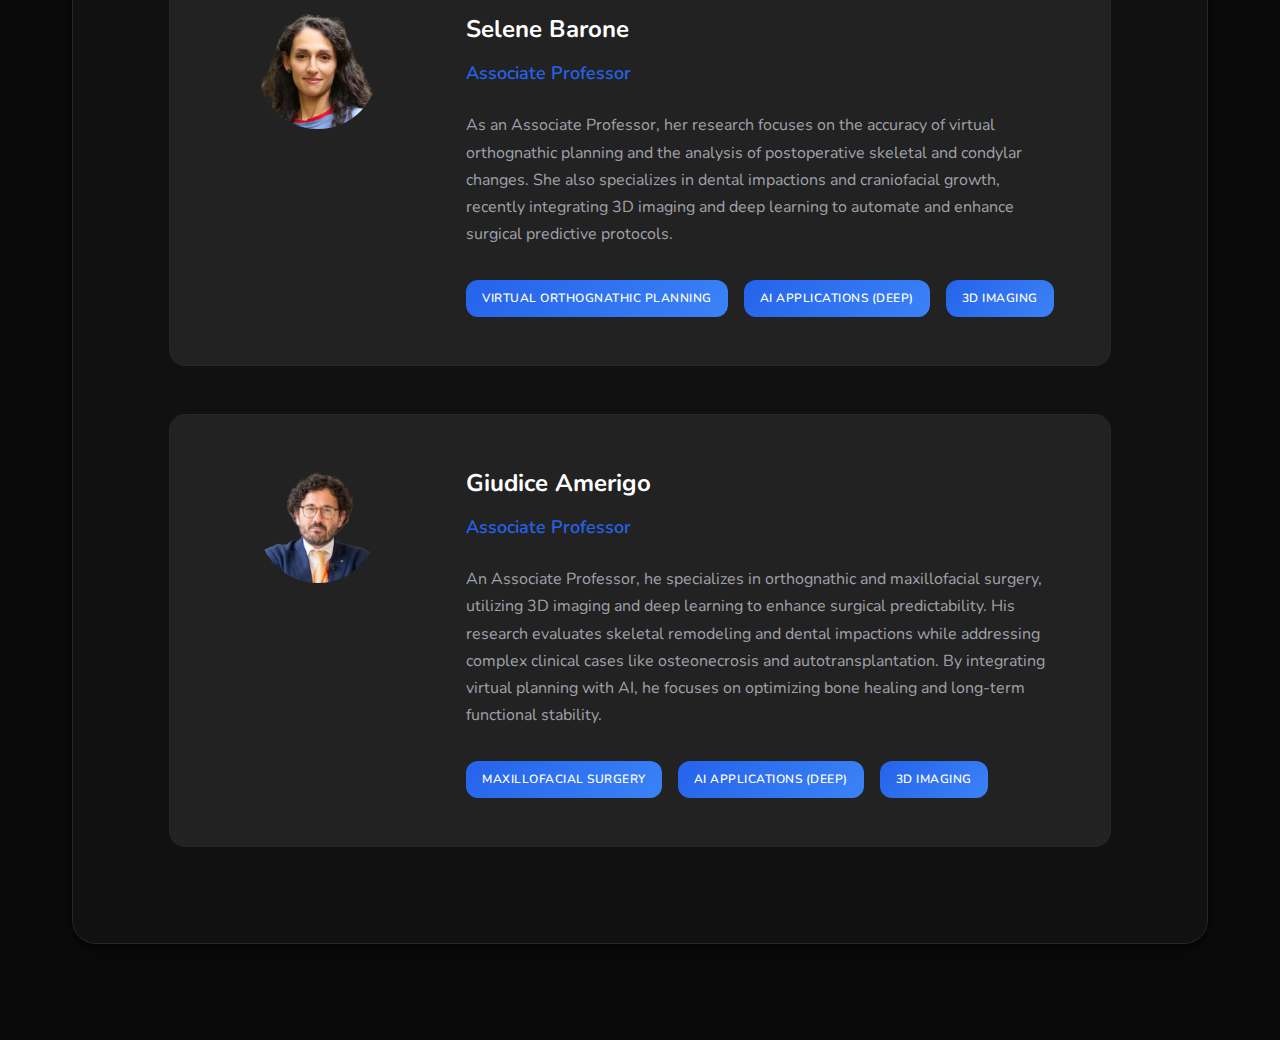
<file: team.html>
<!DOCTYPE html>
<html lang="en">
<head>
    <meta charset="UTF-8">
    <meta name="viewport" content="width=device-width, initial-scale=1.0">
    <title>Complete Team - DCBIA</title>
    <link rel="stylesheet" href="styles/main.css">
    <link rel="stylesheet" href="styles/team.css">
    <link rel="preconnect" href="https://fonts.googleapis.com">
    <link rel="preconnect" href="https://fonts.gstatic.com" crossorigin>
    <link href="https://fonts.googleapis.com/css2?family=Nunito:wght@300;400;500;600;700;800;900&family=Comfortaa:wght@300;400;500;600;700&family=Quicksand:wght@300;400;500;600;700&family=Poppins:wght@300;400;500;600;700;800&family=Inter:wght@300;400;500;600;700&display=swap" rel="stylesheet">
</head>
<body class="team-page">

    <nav class="navbar">
        <div class="nav-container">
            <div class="nav-logo">
                <h2><a href="index.html" style="text-decoration: none; color: inherit;">DCBIA<img src="images/logo.png"></a></h2>
            </div>
            <ul class="nav-menu">
                <li class="nav-item">
                    <a href="index.html" class="nav-link">Home</a>
                </li>
                <li class="nav-item">
                    <a href="index.html#about" class="nav-link">About</a>
                </li>
                <li class="nav-item">
                    <a href="team.html" class="nav-link active">Team</a>
                </li>
                <li class="nav-item">
                    <a href="index.html#research" class="nav-link">Research</a>
                </li>
                <li class="nav-item">
                    <a href="projects.html" class="nav-link">Projects</a>
                </li>
                <li class="nav-item">
                    <a href="index.html#news" class="nav-link">News</a>
                </li>
            </ul>
            <div class="hamburger">
                <span class="bar"></span>
                <span class="bar"></span>
                <span class="bar"></span>
            </div>
        </div>
    </nav>


    <div class="team-content">
        <div class="team-hero">
            <div class="container">
                <h1 class="page-title">Complete Research Team</h1>
                <p class="page-subtitle">International collaboration across leading universities</p>
            </div>
        </div>

        <div class="container">

            <section class="university-section">
                <div class="university-header">
                    <h2 class="university-title">University of North Carolina</h2>
                    <p class="university-location">Chapel Hill, North Carolina, USA</p>
                </div>
                <div class="team-grid-full">
                    <div class="team-member-full">
                        <a href="https://dentistry.unc.edu/person/lucia-cevidanes/"style="text-decoration: none; color: inherit;">
                        <div class="member-photo-large">
                            <img src="images/Team/lucia.png">
                        </div>
                        <div class="member-details">
                            <h3 class="member-name">Dr. Lucia Cevidanes</h3>
                            <p class="member-role">Principal Investigator</p>
                            <p class="member-bio">Professor & Chair at University of North Carolina, expert in 3D imaging and orthodontic research.</p>
                        
                            <div class="member-expertise">
                                <span class="expertise-tag">3D Imaging</span>
                                <span class="expertise-tag">Orthodontics</span>
                                <span class="expertise-tag">CBCT Analysis</span>
                            </div>
                        </a>
                        </div>
                    
                    </div>

                    <div class="team-member-full">
                        <a href="https://www.med.unc.edu/psych/people/juan-prieto-phd/"style="text-decoration: none; color: inherit;">
                        <div class="member-photo-large">
                            <img src="images/Team/juanprieto.png">
                        </div>
                        <div class="member-details">
                            <h3 class="member-name">Dr. Juan Prieto</h3>
                            <p class="member-role">Computer Scientist</p>
                            <p class="member-bio">Expert in Artificial Intelligence and Machine Learning algorithms.</p>
                            <div class="member-expertise">
                                <span class="expertise-tag">Artificial Intelligence</span>
                                <span class="expertise-tag">Machine Learning</span>
                                <span class="expertise-tag">Python Development</span>
                            </div></a>
                        </div>
                    </div>

                    <div class="team-member-full">
                        <a href="https://www.linkedin.com/in/alexandre-buiss/"style="text-decoration: none; color: inherit;">
                        <div class="member-photo-large">
                            <img src="images/Team/alexandrebuisson.png">
                        </div>
                        <div class="member-details">
                            <h3 class="member-name">Alexandre Buisson</h3>
                            <p class="member-role">Software Engineer</p>
                            <p class="member-bio">3D Slicer Extensions co-lead Developper and Imaging Computer Expert</p>
                            <div class="member-expertise">
                                <span class="expertise-tag">3D Slicer</span>
                                <span class="expertise-tag">Machine Learning</span>
                                <span class="expertise-tag">Python Development</span>
                            </div></a>
                        </div>
                    </div>

                    <div class="team-member-full">
                        <a href="https://www.linkedin.com/in/paul-dumont1544/"style="text-decoration: none; color: inherit;">
                        <div class="member-photo-large">
                            <img src="images/Team/pauldumont.png">
                        </div>
                        <div class="member-details">
                            <h3 class="member-name">Paul Dumont</h3>
                            <p class="member-role">Software Engineer</p>
                            <p class="member-bio">3D Slicer Extensions co-lead Developper and Imaging Computer Expert</p>
                            <div class="member-expertise">
                                <span class="expertise-tag">3D Slicer</span>
                                <span class="expertise-tag">Deep Learning</span>
                                <span class="expertise-tag">Python Development</span>
                            </div></a>
                        </div>
                    </div>

                    <div class="team-member-full">
                        <a href="https://dentistry.unc.edu/person/tung-nguyen/"style="text-decoration: none; color: inherit;">
                        <div class="member-photo-large">
                            <img src="images/Team/tungnguyen.png">
                        </div>
                        <div class="member-details">
                            <h3 class="member-name">Tung Nguyen</h3>
                            <p class="member-role">Professor & Director of Orthodontic Residency Program</p>
                            <p class="member-bio">Specialist in 3D digital workflows, surgical orthodontics, skeletal anchorage and growth modification, and the implementation of AI in clinical residency programs.</p>
                            <div class="member-expertise">
                                <span class="expertise-tag">Surgical Orthodontics</span>
                                <span class="expertise-tag">Clinical Education</span>
                                <span class="expertise-tag">Orthodontics</span>
                            </div></a>
                        </div>
                    </div>

                    <div class="team-member-full">
                        <a href="https://www.researchgate.net/profile/Eduardo-Caleme"style="text-decoration: none; color: inherit;">
                        <div class="member-photo-large">
                            <img src="images/Team/eduardocaleme.png">
                        </div>
                        <div class="member-details">
                            <h3 class="member-name">Eduardo Caleme</h3>
                            <p class="member-role">PhD Candidate</p>
                            <p class="member-bio">Expert in 3D craniofacial imaging, AI applications in orthodontics, multimodal CBCT–MRI integration, and treatment outcome analysis.</p>
                            <div class="member-expertise">
                                <span class="expertise-tag">Craniofacial Imaging</span>
                                <span class="expertise-tag">AI Applications</span>
                                <span class="expertise-tag">CBCT–MRI Integration</span>
                            </div></a>
                        </div>
                    </div>

                    <div class="team-member-full">
                        <div class="member-photo-large">
                            <img src="images/Team/Yanjie-Huang.png">
                        </div>
                        <div class="member-details">
                            <h3 class="member-name">Yanjie Huang</h3>
                            <p class="member-role">Orthodontic Resident</p>
                            <p class="member-bio">Focusing on advanced clinical training and innovative research in 3D craniofacial analysis to improve patient outcomes.</p>
                            <div class="member-expertise">
                                <span class="expertise-tag">Clinical Orthodontics</span>
                                <span class="expertise-tag">3D Analysis</span>
                                <span class="expertise-tag">Patient care</span>
                            </div>
                        </div>
                    </div>
                </div>
            </section>


            <section class="university-section">
                <div class="university-header">
                    <h2 class="university-title">University of Michigan</h2>
                    <p class="university-location">Ann Arbor, Michigan, USA</p>
                </div>
                <div class="team-grid-full">

                    <div class="team-member-full">
                        <a href="https://dent.umich.edu/directory/aron-aliaga-del-castillo-dds-ms-phd"style="text-decoration: none; color: inherit;">
                        <div class="member-photo-large">
                            <img src="images/Team/aronaliaga.png">
                        </div>
                        <div class="member-details">
                            <h3 class="member-name">Dr. Aron Aliaga</h3>
                            <p class="member-role">Clinical Assistant Professor</p>
                            <p class="member-bio">Working hard on facial Asymmetry to improve clinical outcomes, using AI algorithms to integrate AI into clinical orthodontics.</p>
                            <div class="member-expertise">
                                <span class="expertise-tag">Clinical Orthodontics</span>
                                <span class="expertise-tag">3D Imaging</span>
                                <span class="expertise-tag">Facial Asymmetry</span>
                            </div></a>
                        </div>
                    </div>

                    <div class="team-member-full">
                        <div class="member-photo-large">
                            <img src="images/Team/Janson_Ng.png">
                        </div>
                        <div class="member-details">
                            <h3 class="member-name">Janson Ng</h3>
                            <p class="member-role">Orthodontic Resident</p>
                            <p class="member-bio">Expert in 3D craniofacial imaging, AI applications in orthodontics, and evidence-based clinical treatment outcomes.</p>
                            <div class="member-expertise">
                                <span class="expertise-tag">Orthodontics</span>
                                <span class="expertise-tag">3D Imaging</span>
                                <span class="expertise-tag">CBCT Analysis</span>
                            </div>
                        </div>
                    </div>

                </div>
            </section>

            <section class="university-section">
                <div class="university-header">
                    <h2 class="university-title">University of the Pacific</h2>
                    <p class="university-location">San Francisco, California, USA</p>
                </div>

                <div class="team-member-full">
                    <a href="https://www.pacific.edu/campus-directory/jonas-bianchi"style="text-decoration: none; color: inherit;">
                        <div class="member-photo-large">
                            <img src="images/Team/Jonas-Bianchi.png">
                        </div>
                        <div class="member-details">
                            <h3 class="member-name">Dr. Jonas Bianchi</h3>
                            <p class="member-role">Director of Research</p>
                            <p class="member-bio">Specialist in AI-driven diagnostics and 3D imaging, bridging clinical practice with deep learning computational research.</p>
                            <div class="member-expertise">
                                <span class="expertise-tag">Research</span>
                                <span class="expertise-tag">Deep Learning</span>
                                <span class="expertise-tag">3D Imaging</span>
                            </div></a>
                        </div>
                </div>
            </section>


            <section class="university-section">
                <div class="university-header">
                    <h2 class="university-title">Federal University of Rio de Janeiro</h2>
                    <p class="university-location">Rio de Janeiro, Brazil</p>
                </div>
                
                <div class="team-grid-full">
                    <div class="team-member-full">
                        <a href="https://education.aaoinfo.org/b/sp/antonio-ruellas-4073"style="text-decoration: none; color: inherit;">
                        <div class="member-photo-large">
                            <img src="images/Team/antonioruellas.png">
                        </div>
                        <div class="member-details">
                            <h3 class="member-name">Dr. Antonio Ruellas</h3>
                            <p class="member-role">Professor & Researcher</p>
                            <p class="member-bio">Renowned expert in orthodontics and dental radiology, focusing on facial asymmetry.</p>
                            <div class="member-expertise">
                                <span class="expertise-tag">Clinical Orthodontics</span>
                                <span class="expertise-tag">Dental radiology</span>
                                <span class="expertise-tag">Facial Asymmetry</span>
                            </div></a>
                        </div>
                    </div>
                </div>
            </section>

            <section class="university-section">
                <div class="university-header">
                    <h2 class="university-title">University of São Paulo</h2>
                    <p class="university-location">São Paulo, Brazil</p>
                </div>
                
                <div class="team-grid-full">

                    <div class="team-member-full">
                        <a href="https://www.linkedin.com/in/rodrigo-teixeira-525a10391/"style="text-decoration: none; color: inherit;">
                        <div class="member-photo-large">
                            
                            <img src="images/Team/rodrigotexeira.png">
                        </div>
                        <div class="member-details">
                            <h3 class="member-name">Rodrigo Texeira</h3>
                            <p class="member-role">Orthodontist</p>
                            <p class="member-bio">Orthodontist at Hospital of Rehabilitation of Craniofacial Anomalies focuses on cleft lip and palate applications.</p>
                            <div class="member-expertise">
                                <span class="expertise-tag">Cleft lip and palate</span>
                                <span class="expertise-tag">Pediatric apnea</span>
                                <span class="expertise-tag">3D imaging</span>
                            </div></a>
                        </div>
                    </div>

                    <div class="team-member-full">
                        <div class="member-photo-large">
                            <img src="images/Team/camilamassaro.png">
                        </div>
                        <div class="member-details">
                            <h3 class="member-name">Dr.Camila Massaro</h3>
                            <p class="member-role">Assistant Professor</p>
                            <p class="member-bio">Dr.Massaro is focused on pioneering interdisciplinary treatments for pediatric craniofacial development. Her research leverages 3D imaging to integrate orthodontics with speech pathology for more comprehensive patient care.</p>
                            <div class="member-expertise">
                                <span class="expertise-tag">Speech-Language Pathology</span>
                                <span class="expertise-tag">Otorhinolaryngology</span>
                                <span class="expertise-tag">3D imaging</span>
                            </div>
                        </div>
                    </div>

                    <div class="team-member-full">
                        <div class="member-photo-large">
                            <img src="images/Team/ivansilva.png">
                        </div>
                        <div class="member-details">
                            <h3 class="member-name">Ivan Silva</h3>
                            <p class="member-role">PhD Candidate</p>
                            <p class="member-bio">PhD working on 3D craniofacial imaging, specializing in AI applications and evidence-based practice to enhance clinical precision.</p>
                            <div class="member-expertise">
                                <span class="expertise-tag">Clinical Orthodontics</span>
                                <span class="expertise-tag">CBCT Analysis</span>
                                <span class="expertise-tag">3D Imaging</span>
                            </div>
                        </div>
                    </div>

                    <div class="team-member-full">
                        <div class="member-photo-large">
                            <img src="images/Team/heloisanelson.png">
                        </div>
                        <div class="member-details">
                            <h3 class="member-name">Heloísa Nelson Cavalcanti</h3>
                            <p class="member-role">PhD Candidate</p>
                            <p class="member-bio">Researcher focuses on orthodontic retention and stability through the lens of digital workflows. They specialize in the integration of intraoral scanning, 3D-printed appliances, and three-dimensional analysis to optimize clinical outcomes.</p>
                            <div class="member-expertise">
                                <span class="expertise-tag">Orthodontics</span>
                                <span class="expertise-tag">Intraoral scan</span>
                                <span class="expertise-tag">3D printing</span>
                            </div>
                        </div>
                    </div>
                </div>
            </section>

            <section class="university-section">
                <div class="university-header">
                    <h2 class="university-title">Federal Fluminense University</h2>
                    <p class="university-location">Fluminense, Brazil</p>
                </div>
                
                <div class="team-grid-full">

                    <div class="team-member-full">
                        <div class="member-photo-large">
                            <img src="images/Team/claudiamattos.png">
                        </div>
                        <div class="member-details">
                            <h3 class="member-name">Claudia Mattos</h3>
                            <p class="member-role">Associate Professor</p>
                            <p class="member-bio">Professor focuses on advanced upper airway 3D imaging analysis and the integration of AI applications within the field of orthodontics.</p>
                            <div class="member-expertise">
                                <span class="expertise-tag">Upper Airway Imaging</span>
                                <span class="expertise-tag">AI Applications</span>
                                <span class="expertise-tag">3D imaging</span>
                            </div>
                        </div>
                    </div>
                </div>
            </section>

            <section class="university-section">
                <div class="university-header">
                    <h2 class="university-title">Magna Græcia University</h2>
                    <p class="university-location">Catanzaro, Italy</p>
                </div>
                
                <div class="team-grid-full">

                    <div class="team-member-full">
                        <a href="https://www.researchgate.net/profile/Selene-Barone"style="text-decoration: none; color: inherit;">
                        <div class="member-photo-large">
                            <img src="images/Team/slenebarone.png">
                        </div>
                        <div class="member-details">
                            <h3 class="member-name">Selene Barone</h3>
                            <p class="member-role">Associate Professor</p>
                            <p class="member-bio">As an Associate Professor, her research focuses on the accuracy of virtual orthognathic planning and the analysis of postoperative skeletal and condylar changes. She also specializes in dental impactions and craniofacial growth, recently integrating 3D imaging and deep learning to automate and enhance surgical predictive protocols.</p>
                            <div class="member-expertise">
                                <span class="expertise-tag">Virtual Orthognathic Planning</span>
                                <span class="expertise-tag">AI Applications (Deep)</span>
                                <span class="expertise-tag">3D imaging</span>
                            </div></a>
                        </div>
                    </div>

                    <div class="team-member-full">
                        <a href="https://www.researchgate.net/profile/Giudice-Amerigo"style="text-decoration: none; color: inherit;">
                        <div class="member-photo-large">
                            <img src="images/Team/amerigo.png">
                        </div>
                        <div class="member-details">
                            <h3 class="member-name">Giudice Amerigo</h3>
                            <p class="member-role">Associate Professor</p>
                            <p class="member-bio">An Associate Professor, he specializes in orthognathic and maxillofacial surgery, utilizing 3D imaging and deep learning to enhance surgical predictability. His research evaluates skeletal remodeling and dental impactions while addressing complex clinical cases like osteonecrosis and autotransplantation. By integrating virtual planning with AI, he focuses on optimizing bone healing and long-term functional stability.</p>
                            <div class="member-expertise">
                                <span class="expertise-tag">Maxillofacial Surgery</span>
                                <span class="expertise-tag">AI Applications (Deep)</span>
                                <span class="expertise-tag">3D imaging</span>
                            </div></a>
                        </div>
                    </div>

                </div>
            </section>

        </div>
    </div>

    <script src="scripts/main.js"></script>
</body>
</html>
</file>
<file: styles/main.css>
:root {
    --primary-color: #2563eb;
    --primary-dark: #1d4ed8;
    --primary-light: #3b82f6;
    --secondary-color: #f59e0b;
    --accent-color: #10b981;
    --background: #0a0a0b;
    --surface: #111111;
    --surface-dark: #1a1a1a;
    --surface-light: #222222;
    --text-primary: #ffffff;
    --text-secondary: #a1a1aa;
    --text-light: #71717a;
    --border-color: #27272a;
    --gradient-primary: linear-gradient(135deg, var(--primary-color), var(--primary-light));
    --gradient-hero: linear-gradient(135deg, #667eea 0%, #764ba2 100%);
    --gradient-accent: linear-gradient(135deg, var(--accent-color), var(--secondary-color));
    --font-family: 'Nunito', 'Comfortaa', 'Quicksand', 'Poppins', 'Inter', -apple-system, BlinkMacSystemFont, 'Segoe UI', Roboto, sans-serif;
    --font-size-xs: 0.75rem;
    --font-size-sm: 0.875rem;
    --font-size-base: 1rem;
    --font-size-lg: 1.125rem;
    --font-size-xl: 1.25rem;
    --font-size-2xl: 1.5rem;
    --font-size-3xl: 1.875rem;
    --font-size-4xl: 2.25rem;
    --font-size-5xl: 3rem;
    --spacing-xs: 0.5rem;
    --spacing-sm: 1rem;
    --spacing-md: 1.5rem;
    --spacing-lg: 2rem;
    --spacing-xl: 3rem;
    --spacing-2xl: 4rem;
    --spacing-3xl: 6rem;
    --radius-sm: 0.5rem;
    --radius-md: 0.75rem;
    --radius-lg: 1rem;
    --radius-xl: 1.5rem;
    --shadow-sm: 0 1px 2px 0 rgb(0 0 0 / 0.3);
    --shadow-md: 0 4px 6px -1px rgb(0 0 0 / 0.3), 0 2px 4px -2px rgb(0 0 0 / 0.2);
    --shadow-lg: 0 10px 15px -3px rgb(0 0 0 / 0.4), 0 4px 6px -4px rgb(0 0 0 / 0.3);
    --shadow-xl: 0 20px 25px -5px rgb(0 0 0 / 0.5), 0 8px 10px -6px rgb(0 0 0 / 0.4);
    --transition-fast: 0.15s ease;
    --transition-base: 0.3s ease;
    --transition-slow: 0.5s ease;
}
* {
    margin: 0;
    padding: 0;
    box-sizing: border-box;
}
html {
    font-size: 16px;
    line-height: 1.6;
    scroll-behavior: smooth;
}
body {
    font-family: var(--font-family);
    color: var(--text-primary);
    background-color: var(--background);
    overflow-x: hidden;
    font-weight: 400;
    line-height: 1.7;
    -webkit-font-smoothing: antialiased;
    -moz-osx-font-smoothing: grayscale;
}
img {
    max-width: 100%;
    height: auto;
}
@supports (-webkit-overflow-scrolling: touch) {
    .scroll-container {
        -webkit-overflow-scrolling: touch;
    }
}
.scroll-container {
    height: 100vh;
    overflow-y: scroll;
    scroll-snap-type: y mandatory;
    scroll-behavior: smooth;
}
.section {
    height: 100vh;
    scroll-snap-align: start;
    scroll-snap-stop: always;
    display: flex;
    align-items: center;
    position: relative;
    padding: var(--spacing-lg);
}
.navbar {
    position: fixed;
    top: 0;
    width: 100%;
    background: transparent;
    border-bottom: none;
    z-index: 1000;
    transition: var(--transition-base);
}
.navbar.scrolled {
    background: rgba(10, 10, 11, 0.95);
    backdrop-filter: blur(10px);
    border-bottom: 1px solid var(--border-color);
    box-shadow: var(--shadow-sm);
}
.nav-container {
    max-width: 1200px;
    margin: 0 auto;
    padding: 0 var(--spacing-lg);
    display: flex;
    justify-content: space-between;
    align-items: center;
    height: 80px;
}
.nav-logo h2 {
    font-size: var(--font-size-xl);
    font-weight: 800;
    background: var(--gradient-primary);
    -webkit-background-clip: text;
    -webkit-text-fill-color: transparent;
    background-clip: text;
    display: flex;
    align-items: center;
    gap: var(--spacing-sm);
    font-family: 'Comfortaa', var(--font-family);
    letter-spacing: -0.02em;
}
.nav-logo h2 a {
    display: flex;
    align-items: center;
    gap: var(--spacing-sm);
    background: var(--gradient-primary);
    -webkit-background-clip: text;
    -webkit-text-fill-color: transparent;
    background-clip: text;
    font-weight: 800;
    font-size: inherit;
    font-family: 'Comfortaa', var(--font-family);
    letter-spacing: -0.02em;
}
.nav-logo h2 img {
    width: 32px;
    height: 32px;
    object-fit: contain;
    object-position: center;
    margin-left: var(--spacing-xs);
}
.nav-menu {
    display: flex;
    list-style: none;
    gap: var(--spacing-lg);
}
.nav-link {
    text-decoration: none;
    color: white;
    font-weight: 600;
    transition: var(--transition-fast);
    position: relative;
    font-family: 'Quicksand', var(--font-family);
    letter-spacing: 0.02em;
}
.navbar.scrolled .nav-link {
    color: var(--text-primary);
}
.nav-link:hover {
    color: var(--primary-color);
}
.nav-link::after {
    content: '';
    position: absolute;
    width: 0;
    height: 2px;
    bottom: -5px;
    left: 0;
    background: var(--gradient-primary);
    transition: width var(--transition-base);
}
.nav-link:hover::after {
    width: 100%;
}
.hamburger {
    display: none;
    flex-direction: column;
    cursor: pointer;
    padding: 5px;
    z-index: 1001;
}
.hamburger .bar {
    width: 25px;
    height: 3px;
    background-color: white;
    margin: 3px 0;
    transition: var(--transition-fast);
    border-radius: 2px;
}
.hamburger.active .bar:nth-child(1) {
    transform: rotate(45deg) translate(9px, 9px);
}
.hamburger.active .bar:nth-child(2) {
    opacity: 0;
}
.hamburger.active .bar:nth-child(3) {
    transform: rotate(-45deg) translate(7px, -6px);
}
.navbar.scrolled .hamburger .bar {
    background-color: var(--text-primary);
}
.hero-section {
    background: linear-gradient(rgba(0, 0, 0, 0.6), rgba(0, 0, 0, 0.6)), url('../images/background.jpg');
    background-size: cover;
    background-position: center;
    background-repeat: no-repeat;
    background-attachment: fixed;
    color: white;
    justify-content: space-between;
    padding-top: 100px;
    position: relative;
}
.hero-section > * {
    position: relative;
    z-index: 2;
}
.hero-content {
    flex: 1;
    max-width: 600px;
}
.hero-title {
    font-size: var(--font-size-5xl);
    font-weight: 800;
    line-height: 1.1;
    margin-bottom: var(--spacing-md);
    font-family: 'Nunito', var(--font-family);
    letter-spacing: -0.02em;
}
.title-line {
    display: block;
    opacity: 1;
    transform: translateY(0);
}
.highlight {
    background: linear-gradient(135deg, #fbbf24, #f59e0b);
    -webkit-background-clip: text;
    -webkit-text-fill-color: transparent;
    background-clip: text;
}
.hero-subtitle {
    font-size: var(--font-size-xl);
    margin-bottom: var(--spacing-xl);
    opacity: 0.9;
}
.hero-cta {
    display: flex;
    gap: var(--spacing-md);
    opacity: 1;
}
.particle,
div.particle {
    display: none !important;
    visibility: hidden !important;
    opacity: 0 !important;
}
.btn {
    display: inline-flex;
    align-items: center;
    justify-content: center;
    padding: var(--spacing-sm) var(--spacing-lg);
    border-radius: var(--radius-lg);
    font-weight: 700;
    text-decoration: none;
    transition: var(--transition-base);
    cursor: pointer;
    border: none;
    font-size: var(--font-size-base);
    font-family: 'Quicksand', var(--font-family);
    letter-spacing: 0.02em;
}
.btn-primary {
    background: var(--gradient-primary);
    color: white;
    box-shadow: var(--shadow-md);
}
.btn-primary:hover {
    transform: translateY(-2px);
    box-shadow: var(--shadow-lg);
}
.btn-outline {
    background: transparent;
    color: white;
    border: 2px solid white;
}
.btn-outline:hover {
    background: white;
    color: var(--primary-color);
    transform: translateY(-2px);
}
.section-container {
    max-width: 1200px;
    margin: 0 auto;
    width: 100%;
}
.section-header {
    text-align: center;
    margin-bottom: var(--spacing-3xl);
}
.section-title {
    font-size: var(--font-size-4xl);
    font-weight: 800;
    margin-bottom: var(--spacing-md);
    color: var(--text-primary);
    background: linear-gradient(135deg, var(--text-primary), var(--primary-color));
    -webkit-background-clip: text;
    -webkit-text-fill-color: transparent;
    background-clip: text;
    font-family: 'Nunito', var(--font-family);
    letter-spacing: -0.01em;
}
.section-subtitle {
    font-size: var(--font-size-lg);
    color: var(--text-secondary);
    max-width: 600px;
    margin: 0 auto;
}
.presentation-section {
    background: var(--surface-dark);
}
.presentation-grid {
    display: grid;
    grid-template-columns: 1fr 1fr;
    gap: var(--spacing-3xl);
    align-items: center;
}
.presentation-text h3 {
    font-size: var(--font-size-2xl);
    margin-bottom: var(--spacing-md);
    color: var(--text-primary);
}
.presentation-text p {
    font-size: var(--font-size-lg);
    color: var(--text-secondary);
    margin-bottom: var(--spacing-lg);
    line-height: 1.8;
}
.features-list {
    list-style: none;
}
.features-list li {
    padding: var(--spacing-xs) 0;
    color: var(--text-secondary);
    position: relative;
    padding-left: var(--spacing-lg);
}
.features-list li::before {
    content: '✓';
    position: absolute;
    left: 0;
    color: var(--accent-color);
    font-weight: bold;
}
.stats-grid {
    display: grid;
    grid-template-columns: 1fr 1fr;
    gap: var(--spacing-lg);
}
.stat-item {
    background: var(--surface);
    padding: var(--spacing-lg);
    border-radius: var(--radius-xl);
    text-align: center;
    box-shadow: var(--shadow-md);
    transition: var(--transition-base);
    border: 1px solid var(--border-color);
}
.stat-item:hover {
    transform: translateY(-5px);
    box-shadow: var(--shadow-lg);
}
.stat-number {
    display: block;
    font-size: var(--font-size-3xl);
    font-weight: 700;
    color: var(--primary-color);
    margin-bottom: var(--spacing-xs);
}
.stat-label {
    color: var(--text-secondary);
    font-weight: 500;
}
.team-section {
    background: var(--surface);
    padding-top: var(--spacing-2xl);
}
.team-section .section-header {
    margin-bottom: var(--spacing-xl);
}
.team-grid {
    display: grid;
    grid-template-columns: repeat(auto-fit, minmax(280px, 1fr));
    gap: var(--spacing-xl);
}
.team-member {
    background: var(--surface-light);
    padding: var(--spacing-md);
    border-radius: var(--radius-xl);
    text-align: center;
    transition: var(--transition-base);
    border: 1px solid var(--border-color);
}
.team-member:hover {
    transform: translateY(-10px);
    box-shadow: var(--shadow-xl);
    border-color: var(--primary-color);
}
.member-photo {
    margin-bottom: var(--spacing-lg);
}
.member-photo img {
    width: 120px;
    height: 120px;
    border-radius: 50%;
    object-fit: cover;
    object-position: center;
    display: block;
    margin: 0 auto;
    border: 3px solid var(--border-light);
    transition: var(--transition-base);
}
.member-photo img:hover {
    border-color: var(--primary-color);
    transform: scale(1.05);
}
.photo-placeholder {
    width: 120px;
    height: 120px;
    background: var(--gradient-primary);
    border-radius: 50%;
    margin: 0 auto;
    display: flex;
    align-items: center;
    justify-content: center;
    font-size: var(--font-size-3xl);
    color: white;
    font-weight: bold;
}
.member-name {
    font-size: var(--font-size-xl);
    font-weight: 700;
    margin-bottom: var(--spacing-xs);
    color: var(--text-primary);
    font-family: 'Nunito', var(--font-family);
}
.member-role {
    color: var(--primary-color);
    font-weight: 500;
    margin-bottom: var(--spacing-md);
}
.member-bio {
    color: var(--text-secondary);
    line-height: 1.6;
}
.member-affiliation {
    color: var(--primary-color);
    font-size: var(--font-size-sm);
    font-weight: 500;
    margin-top: var(--spacing-xs);
    font-style: italic;
}
.team-actions {
    text-align: center;
    margin-top: var(--spacing-xl);
}
.team-expand-btn {
    display: inline-flex;
    align-items: center;
    gap: var(--spacing-sm);
    background: transparent;
    color: var(--primary-color);
    border: 2px solid var(--primary-color);
}
.team-expand-btn:hover {
    background: var(--primary-color);
    color: white;
    transform: translateY(-2px);
}
.btn-icon {
    font-size: var(--font-size-lg);
}
.projects-section {
    background: var(--background);
}
.projects-grid {
    display: grid;
    grid-template-columns: repeat(auto-fit, minmax(350px, 1fr));
    gap: var(--spacing-xl);
}
.project-card {
    background: var(--surface);
    padding: var(--spacing-xl);
    border-radius: var(--radius-xl);
    box-shadow: var(--shadow-md);
    transition: var(--transition-base);
    border: 1px solid var(--border-color);
}
.project-card:hover {
    transform: translateY(-5px);
    box-shadow: var(--shadow-xl);
    border-color: var(--primary-color);
}
.project-card.featured {
    border: 2px solid var(--primary-color);
    position: relative;
}
.project-card.featured::before {
    content: '★ Featured Project';
    position: absolute;
    top: -10px;
    left: var(--spacing-lg);
    background: var(--primary-color);
    color: white;
    padding: var(--spacing-xs) var(--spacing-md);
    border-radius: var(--radius-sm);
    font-size: var(--font-size-xs);
    font-weight: 600;
}
.project-header {
    display: flex;
    justify-content: space-between;
    align-items: flex-start;
    margin-bottom: var(--spacing-md);
}
.project-tag {
    padding: var(--spacing-xs) var(--spacing-sm);
    border-radius: var(--radius-sm);
    font-size: var(--font-size-xs);
    font-weight: 600;
    text-transform: uppercase;
    background: var(--surface);
    color: var(--text-secondary);
}
.project-tag.completed {
    background: var(--accent-color);
    color: white;
}
.project-title {
    font-size: var(--font-size-xl);
    font-weight: 700;
    color: var(--text-primary);
    flex: 1;
    font-family: 'Nunito', var(--font-family);
}
.project-description {
    color: var(--text-secondary);
    line-height: 1.6;
    margin-bottom: var(--spacing-lg);
}
.project-tech {
    display: flex;
    flex-wrap: wrap;
    gap: var(--spacing-xs);
}
.tech-tag {
    padding: var(--spacing-xs) var(--spacing-sm);
    background: var(--surface);
    border-radius: var(--radius-sm);
    font-size: var(--font-size-xs);
    color: var(--text-secondary);
    font-weight: 500;
}
.news-section {
    background: var(--surface-dark);
}
.news-section .section-header {
    margin-bottom: var(--spacing-xs);
}
.news-grid {
    display: grid;
    grid-template-columns: 1fr 1fr;
    gap: var(--spacing-xl);
    margin-bottom: var(--spacing-xl);
}
.category-title {
    font-size: var(--font-size-xl);
    font-weight: 600;
    color: var(--text-primary);
    margin-bottom: var(--spacing-md);
    padding-bottom: var(--spacing-sm);
    border-bottom: 2px solid var(--primary-color);
}
.news-item {
    background: var(--surface);
    padding: var(--spacing-lg);
    border-radius: var(--radius-lg);
    margin-bottom: var(--spacing-md);
    box-shadow: var(--shadow-sm);
    transition: var(--transition-base);
    border: 1px solid var(--border-color);
}
.news-item:hover {
    box-shadow: var(--shadow-md);
    transform: translateY(-2px);
}
.news-date {
    color: var(--primary-color);
    font-size: var(--font-size-sm);
    font-weight: 600;
    margin-bottom: var(--spacing-xs);
    text-transform: uppercase;
}
.news-title {
    font-size: var(--font-size-lg);
    font-weight: 600;
    color: var(--text-primary);
    margin-bottom: var(--spacing-xs);
}
.news-excerpt {
    color: var(--text-secondary);
    line-height: 1.6;
}
.event-item {
    display: flex;
    align-items: center;
    background: var(--surface);
    padding: var(--spacing-lg);
    border-radius: var(--radius-lg);
    margin-bottom: var(--spacing-md);
    box-shadow: var(--shadow-sm);
    transition: var(--transition-base);
    border: 1px solid var(--border-color);
}
.event-item:hover {
    box-shadow: var(--shadow-md);
    transform: translateY(-2px);
}
.event-date {
    background: var(--gradient-primary);
    color: white;
    border-radius: var(--radius-md);
    padding: var(--spacing-sm);
    text-align: center;
    min-width: 70px;
    margin-right: var(--spacing-md);
}
.event-date .month {
    display: block;
    font-size: var(--font-size-xs);
    text-transform: uppercase;
    font-weight: 600;
}
.event-date .day {
    display: block;
    font-size: var(--font-size-lg);
    font-weight: 700;
}
.event-details h4 {
    font-size: var(--font-size-md);
    font-weight: 600;
    color: var(--text-primary);
    margin-bottom: var(--spacing-xs);
}
.event-details p {
    color: var(--text-secondary);
    font-size: var(--font-size-sm);
}
.resources-section {
    border-top: 1px solid var(--border-color);
    padding-top: var(--spacing-xl);
}
.resources-section h3 {
    font-size: var(--font-size-xl);
    font-weight: 600;
    color: var(--text-primary);
    margin-bottom: var(--spacing-xs);
    text-align: center;
}
.resources-grid {
    display: grid;
    grid-template-columns: repeat(auto-fit, minmax(20px, 1fr));
    gap: var(--spacing-lg);
}
.resource-card {
    background: var(--surface);
    padding: var(--spacing-lg);
    border-radius: var(--radius-lg);
    text-decoration: none;
    color: inherit;
    box-shadow: var(--shadow-sm);
    transition: var(--transition-base);
    text-align: center;
    border: 1px solid var(--border-color);
}
.resource-card:hover {
    box-shadow: var(--shadow-lg);
    transform: translateY(-5px);
    border-color: var(--primary-color);
}
.resource-icon {
    font-size: var(--font-size-3xl);
    margin-bottom: var(--spacing-md);
    height: 60px;
    width: 60px;
    border-radius: 50%;
    display: flex;
    align-items: center;
    justify-content: center;
    margin: 0 auto var(--spacing-md);
}
.resource-icon img {
    width: 40px;
    height: 40px;
    object-fit: contain;
    object-position: center;
}
.resource-card h4 {
    font-size: var(--font-size-lg);
    font-weight: 600;
    color: var(--text-primary);
    margin-bottom: var(--spacing-sm);
}
.resource-card p {
    color: var(--text-secondary);
    font-size: var(--font-size-sm);
    line-height: 1.5;
}
.funding-info {
    margin-top: var(--spacing-lg);
    padding: var(--spacing-md);
    background: var(--surface);
    border-radius: var(--radius-md);
    border-left: 4px solid var(--accent-color);
}
.funding-info p {
    margin: 0;
    font-size: var(--font-size-sm);
    color: var(--text-secondary);
}
.project-links {
    margin-top: var(--spacing-md);
    padding-top: var(--spacing-md);
    border-top: 1px solid var(--border-color);
}
.project-link {
    display: inline-block;
    color: var(--primary-color);
    text-decoration: none;
    font-weight: 500;
    font-size: var(--font-size-sm);
    transition: var(--transition-fast);
}
.project-link:hover {
    text-decoration: underline;
    color: var(--primary-dark);
}
.projects-cta {
    text-align: center;
    margin-top: var(--spacing-2xl);
    padding-top: var(--spacing-xl);
    border-top: 1px solid var(--border-light);
}
@keyframes slideUp {
    to {
        opacity: 1;
        transform: translateY(0);
    }
}
@keyframes fadeInUp {
    to {
        opacity: 1;
        transform: translateY(0);
    }
}
@media (max-width: 1024px) {
    .section {
        height: 100vh;
        padding: var(--spacing-md) var(--spacing-lg);
    }
    .section-container {
        max-width: 95%;
        padding: 0 var(--spacing-sm);
    }
    .section-header {
        margin-bottom: var(--spacing-xs);
    }
    .section-title {
        font-size: var(--font-size-3xl);
        margin-bottom: var(--spacing-xs);
    }
    .section-subtitle {
        font-size: var(--font-size-base);
        margin-bottom: var(--spacing-xs);
    }
    .presentation-grid,
    .news-grid {
        gap: var(--spacing-md);
    }
    .hero-title {
        font-size: var(--font-size-3xl);
        line-height: 1.1;
    }
    .hero-subtitle {
        font-size: var(--font-size-lg);
        margin: var(--spacing-md) 0;
    }
    .hero-cta {
        margin-top: var(--spacing-lg);
        gap: var(--spacing-sm);
    }
    .stats-grid {
        grid-template-columns: repeat(2, 1fr);
        gap: var(--spacing-md);
    }
    .stat-item {
        padding: var(--spacing-md);
    }
    .stat-number {
        font-size: var(--font-size-3xl);
    }
    .stat-label {
        font-size: var(--font-size-sm);
    }
    .team-grid {
        grid-template-columns: repeat(3, 1fr);
        gap: var(--spacing-xs);
    }
    .team-card {
        padding: 2px var(--spacing-xs);
    }
    .team-card img {
        width: 30px;
        height: 30px;
        margin-bottom: 2px;
    }
    .team-member p{
        font-size: 0.8rem;
    }
    .team-member h4{
        font-size: 1.2rem;
    }
    .team-member{
        padding: 30px;
        margin: 10px;
    }
    .projects-grid {
        grid-template-columns: repeat(2, 1fr);
        gap: var(--spacing-md);
    }
    .project-card {
        padding: var(--spacing-md);
    }
    .project-card h3 {
        font-size: var(--font-size-lg);
    }
    .project-card p {
        font-size: var(--font-size-sm);
        line-height: 1.4;
    }
    .resource-card {
        padding: var(--spacing-sm);
    }
    .resource-card h3 {
        font-size: var(--font-size-base);
        margin-bottom: var(--spacing-xs);
    }
    .resource-card p {
        font-size: 0.8rem;
        line-height: 1.3;
    }
    .resources-grid {
        gap: var(--spacing-sm);
    }
    .news-item,
    .event-item {
        padding: var(--spacing-sm);
        margin-bottom: var(--spacing-sm);
    }
    .news-title {
        font-size: var(--font-size-base);
    }
    .news-excerpt {
        font-size: var(--font-size-sm);
        line-height: 1.4;
    }
    .presentation-text h3 {
        font-size: var(--font-size-2xl);
        margin-bottom: var(--spacing-md);
    }
    .presentation-text p {
        font-size: var(--font-size-base);
        line-height: 1.6;
        margin-bottom: var(--spacing-lg);
    }
    .features-list {
        margin: var(--spacing-lg) 0;
    }
    .features-list li {
        font-size: var(--font-size-base);
        padding: var(--spacing-sm) 0;
    }
    .btn {
        font-size: var(--font-size-sm);
        padding: var(--spacing-sm) var(--spacing-lg);
    }
}
@media (max-width: 768px) {
    .hamburger {
        display: flex;
    }
    .nav-menu {
        position: fixed;
        left: -100%;
        top: 80px;
        flex-direction: column;
        background-color: rgba(10, 10, 11, 0.95);
        backdrop-filter: blur(10px);
        width: 100%;
        text-align: center;
        transition: var(--transition-base);
        box-shadow: var(--shadow-lg);
        padding: var(--spacing-lg) 0;
        border-bottom: 1px solid var(--border-color);
        z-index: 1000;
    }
    .nav-menu.active {
        left: 0;
    }
    .nav-item {
        margin: var(--spacing-sm) 0;
    }
    .hero-section {
        flex-direction: column;
        text-align: center;
        padding: var(--spacing-xl) var(--spacing-md);
        min-height: 100vh;
        justify-content: center;
    }
    .hero-content {
        margin-bottom: var(--spacing-xl);
        max-width: 100%;
    }
    .hero-title {
        font-size: var(--font-size-3xl);
        line-height: 1.2;
    }
    .hero-subtitle {
        font-size: var(--font-size-lg);
        margin: var(--spacing-lg) 0;
    }
    .hero-cta {
        flex-direction: column;
        align-items: center;
        gap: var(--spacing-md);
    }
    .btn {
        width: 100%;
        max-width: 280px;
        padding: var(--spacing-md) var(--spacing-lg);
    }
    .news-grid {
        grid-template-columns: repeat(2,1fr);
        gap: var(--spacing-xl);
        padding: 0;
        margin: 0;
    }
    .news-category h3 {
        padding: 0;
        margin: 10px;
    }
    .event-item h4{
        font-size: 0.7rem;
    }
    .resources-section h3{
        padding: 0;
        margin: 10px;
    }
    .presentation-grid{
        grid-template-columns: 1fr;
        gap: var(--spacing-xl);
    }
    .stats-grid {
        grid-template-columns: repeat(2, 1fr);
        gap: var(--spacing-md);
    }
    .resources-grid{
        grid-template-columns: repeat(2,1fr);
        gap: var(--spacing-lg);
    }
    .resources-section{
        margin: 0;
        padding: 0;
    }
    .team-grid {
        grid-template-columns: repeat(3, 1fr);
        gap: var(--spacing-lg);
    }
    .team-member{
        margin: 0;
        padding: 15px;
    }
    .team-member p{
        font-size: 0.8rem;
    }
    .team-member h4{
        font-size: 1rem;
    }
    .team-member img{
        width: 110px;
        height: 110px;
    }
    .project-card{
        padding: 15px;
    }

    .project-card h4{
        font-size: 1.1rem;
    }

    .projects-cta{
        margin: 10px;
        padding: 0;
    }
    .projects-grid {
        grid-template-columns: repeat(2,1fr);
        gap: var(--spacing-lg);
    }
    .section {
        padding: var(--spacing-xl) var(--spacing-md);
    }
    .section-title {
        font-size: var(--font-size-3xl);
        margin-bottom: 0;
    }
    .section-subtitle {
        font-size: var(--font-size-base);
        margin: 0;
    }
    .section-header {
        margin-bottom: 0;
        text-align: center;
    }
    .card {
        padding: var(--spacing-lg);
    }
    .team-card img {
        width: 120px;
        height: 120px;
    }
    .news-card {
        padding: var(--spacing-lg);
    }
    .project-card h3,
    .news-card h3 {
        font-size: var(--font-size-lg);
    }
    .nav-logo h2 {
        font-size: var(--font-size-xl);
    }
    .nav-logo img {
        height: 30px;
    }
}
@media (max-width: 480px) {
    .scroll-container {
        scroll-snap-type: none;
    }
    .section {
        scroll-snap-align: none;
        scroll-snap-stop: auto;
        min-height: auto;
        height: auto;
        padding: var(--spacing-md) var(--spacing-sm);
    }
    .nav-container {
        padding: 0 var(--spacing-sm);
    }
    .nav-logo h2 {
        font-size: var(--font-size-lg);
    }
    .nav-logo img {
        height: 25px;
    }
    .hamburger {
        padding: var(--spacing-xs);
    }
    .nav-menu {
        top: 70px;
        padding: var(--spacing-md) 0;
    }
    .hero-section {
        padding: var(--spacing-xl) var(--spacing-sm);
        min-height: 100vh;
        background-attachment: scroll;
    }
    .hero-content {
        max-width: 100%;
        padding: 0;
    }
    .hero-title {
        font-size: var(--font-size-2xl);
        line-height: 1.3;
        margin-top: 20px;
        margin-bottom: var(--spacing-md);
    }
    .title-line {
        display: block;
        margin-bottom: var(--spacing-xs);
    }
    .hero-subtitle {
        font-size: var(--font-size-base);
        margin: var(--spacing-md) 0;
    }
    .hero-cta {
        flex-direction: column;
        gap: var(--spacing-sm);
        width: 100%;
    }
    .section-container {
        padding: 0;
        max-width: 100%;
    }
    .section-header {
        text-align: center;
        margin-bottom: var(--spacing-lg);
    }
    .section-title {
        font-size: var(--font-size-2xl);
        margin-bottom: var(--spacing-sm);
    }
    .section-subtitle {
        font-size: var(--font-size-sm);
        margin-bottom: var(--spacing-md);
    }
    .presentation-grid {
        grid-template-columns: 1fr;
        gap: var(--spacing-lg);
    }
    .stats-grid {
        grid-template-columns: repeat(2, 1fr);
        gap: var(--spacing-sm);
    }
    .team-grid {
        grid-template-columns: 1fr;
        gap: var(--spacing-lg);
    }
    .projects-grid{
        grid-template-columns: 1fr;
        gap: var(--spacing-lg);
    }
    .news-grid {
        grid-template-columns: 1fr;
        gap: var(--spacing-md);
    }
    .resources-grid {
        grid-template-columns: 1fr;
        gap: var(--spacing-md);
    }
    .news-item,
    .event-item {
        margin-bottom: var(--spacing-md);
        padding: var(--spacing-md);
    }
    .stat-item {
        padding: var(--spacing-md);
        text-align: center;
    }
    .stat-number {
        font-size: var(--font-size-2xl);
        margin-bottom: var(--spacing-xs);
    }
    .stat-label {
        font-size: var(--font-size-sm);
    }
    .team-member {
        text-align: center;
        padding: var(--spacing-md);
    }
    .member-photo img {
        width: 120px;
        height: 120px;
    }
    .member-name {
        font-size: var(--font-size-lg);
        margin: var(--spacing-sm) 0;
    }
    .member-role {
        font-size: var(--font-size-sm);
        margin-bottom: var(--spacing-xs);
    }
    .member-bio {
        font-size: var(--font-size-sm);
        line-height: 1.4;
    }
    .btn {
        padding: var(--spacing-sm) var(--spacing-md);
        font-size: var(--font-size-sm);
        width: 100%;
        max-width: 280px;
        text-align: center;
    }
    .card {
        padding: var(--spacing-md);
        margin-bottom: var(--spacing-md);
    }
    .features-list {
        padding-left: var(--spacing-md);
        margin: var(--spacing-md) 0;
    }
    .features-list li {
        margin-bottom: var(--spacing-xs);
        font-size: var(--font-size-sm);
        line-height: 1.4;
    }
    .project-card h3,
    .news-card h3 {
        font-size: var(--font-size-base);
        margin-bottom: var(--spacing-xs);
    }
    img {
        max-width: 100%;
        height: auto;
    }
}
@media (max-width: 320px) {
    .scroll-container {
        scroll-snap-type: none;
    }
    .section {
        scroll-snap-align: none;
        scroll-snap-stop: auto;
        padding: var(--spacing-sm) var(--spacing-xs);
        min-height: auto;
        height: auto;
    }
    .nav-container {
        padding: 0 var(--spacing-xs);
    }
    .nav-logo h2 {
        font-size: var(--font-size-base);
    }
    .nav-logo img {
        height: 20px;
    }
    .hamburger {
        padding: 2px;
    }
    .hamburger .bar {
        width: 20px;
        height: 2px;
    }
    .nav-menu {
        top: 60px;
        padding: var(--spacing-sm) 0;
    }
    .nav-item {
        margin: var(--spacing-xs) 0;
    }
    .nav-link {
        font-size: var(--font-size-sm);
        padding: var(--spacing-xs);
    }
    .hero-section {
        padding: var(--spacing-lg) var(--spacing-xs);
        min-height: 100vh;
    }
    .hero-content {
        padding: 0;
        width: 100%;
    }
    .hero-title {
        font-size: var(--font-size-xl);
        line-height: 1.2;
        margin: var(--spacing-md) 0;
    }
    .title-line {
        display: block;
        margin-bottom: var(--spacing-xs);
        text-align: center;
    }
    .hero-subtitle {
        font-size: var(--font-size-sm);
        margin: var(--spacing-sm) 0;
        text-align: center;
    }
    .hero-cta {
        flex-direction: column;
        gap: var(--spacing-xs);
        width: 100%;
        align-items: center;
    }
    .section-container {
        padding: 0;
        margin: 0;
    }
    .section-header {
        text-align: center;
        margin-bottom: var(--spacing-md);
    }
    .section-title {
        font-size: var(--font-size-xl);
        margin-bottom: var(--spacing-xs);
        line-height: 1.2;
    }
    .section-subtitle {
        font-size: var(--font-size-xs);
        margin-bottom: var(--spacing-sm);
    }
    .presentation-grid {
        grid-template-columns: 1fr;
        gap: var(--spacing-md);
    }
    .stats-grid {
        grid-template-columns: 1fr;
        gap: var(--spacing-xs);
    }
    .team-grid {
        grid-template-columns: 1fr;
        gap: var(--spacing-md);
    }
    .projects-grid{
        grid-template-columns: 1fr;
        gap: var(--spacing-lg);
    }
    .news-grid {
        grid-template-columns: 1fr;
        gap: var(--spacing-sm);
        margin: 0;
    }
    .resources-grid {
        grid-template-columns: 1fr;
        gap: var(--spacing-sm);
    }
    .news-item,
    .event-item {
        margin: 0 0 var(--spacing-sm) 0;
        padding: var(--spacing-sm);
        width: 100%;
        box-sizing: border-box;
    }
    .stat-item {
        padding: var(--spacing-sm);
        text-align: center;
        border-radius: var(--radius-sm);
    }
    .stat-number {
        font-size: var(--font-size-xl);
        margin-bottom: 2px;
        line-height: 1;
    }
    .stat-label {
        font-size: var(--font-size-xs);
        line-height: 1.2;
    }
    .team-member {
        text-align: center;
        padding: var(--spacing-sm);
    }
    .member-photo img {
        width: 80px;
        height: 80px;
    }
    .member-name {
        font-size: var(--font-size-base);
        margin: var(--spacing-xs) 0;
        line-height: 1.2;
    }
    .member-role {
        font-size: var(--font-size-xs);
        margin-bottom: 2px;
    }
    .member-bio {
        font-size: var(--font-size-xs);
        line-height: 1.3;
        margin-bottom: var(--spacing-xs);
    }
    .member-affiliation {
        font-size: var(--font-size-xs);
    }
    .btn {
        width: 100%;
        max-width: 250px;
        padding: var(--spacing-xs) var(--spacing-sm);
        font-size: var(--font-size-xs);
        text-align: center;
        margin: 0 auto;
    }
    .card {
        padding: var(--spacing-sm);
        margin-bottom: var(--spacing-sm);
    }
    .features-list {
        padding-left: var(--spacing-sm);
        margin: var(--spacing-sm) 0;
    }
    .features-list li {
        margin-bottom: 2px;
        font-size: var(--font-size-xs);
        line-height: 1.3;
    }
    .project-card h3,
    .news-card h3 {
        font-size: var(--font-size-sm);
        margin-bottom: var(--spacing-xs);
        line-height: 1.2;
    }
    .news-title {
        font-size: var(--font-size-base);
        line-height: 1.2;
        margin-bottom: var(--spacing-xs);
    }
    .news-excerpt {
        font-size: var(--font-size-sm);
        line-height: 1.3;
    }
    .news-date {
        font-size: var(--font-size-xs);
    }
    p {
        font-size: var(--font-size-sm);
        line-height: 1.4;
        margin-bottom: var(--spacing-sm);
    }
    .funding-info {
        margin-top: var(--spacing-sm);
    }
    .funding-info p {
        font-size: var(--font-size-xs);
        line-height: 1.3;
    }
    .presentation-text h3 {
        font-size: var(--font-size-lg);
        margin-bottom: var(--spacing-sm);
    }
    .presentation-text p {
        font-size: var(--font-size-sm);
        line-height: 1.4;
    }
}
</file>
<file: styles/projects.css>
h2{
    padding-top: 10px;
}
.projects-main {
    padding-top: var(--navbar-height);
}
.projects-hero {
    background: linear-gradient(135deg, var(--primary) 0%, var(--secondary) 100%);
    color: white;
    padding: var(--spacing-3xl) 0;
    text-align: center;
}
.projects-hero .section-container {
    width: 100%;
    max-width: 1200px;
    margin: 0 auto;
    padding: 0 var(--spacing-lg);
}
.projects-hero .hero-content {
    width: 100%;
    max-width: 800px;
    margin: 0 auto;
}
.hero-content h1 {
    font-size: var(--font-size-5xl);
    font-weight: 800;
    margin-bottom: var(--spacing-lg);
    line-height: 1.1;
    text-align: center;
}
.hero-content p {
    font-size: var(--font-size-xl);
    opacity: 0.9;
    max-width: 600px;
    margin: 0 auto;
    line-height: 1.6;
}
.projects-detailed {
    padding: var(--spacing-4xl) 0;
    background: var(--surface-dark);
}
.projects-grid {
    display: flex;
    flex-direction: column;
    gap: var(--spacing-2xl);
    margin-top: var(--spacing-2xl);
}
.project-detailed {
    margin-bottom: 30px;
    display: flex;
    gap: var(--spacing-xl);
    background: var(--surface);
    border-radius: var(--radius-lg);
    overflow: hidden;
    box-shadow: var(--shadow-md);
    transition: var(--transition-base);
    border-left: 4px solid var(--primary);
    padding: var(--spacing-xl);
    border: 1px solid var(--border-color);
}
.project-detailed:hover {
    transform: translateX(5px);
    box-shadow: var(--shadow-lg);
}
.project-image {
    flex-shrink: 0;
    width: 150px;
    height: 120px;
    background: var(--surface);
    display: flex;
    align-items: center;
    justify-content: center;
    border-radius: var(--radius-md);
}
.image-placeholder {
    font-size: var(--font-size-md);
    font-weight: 600;
    color: var(--text-secondary);
    text-align: center;
    padding: var(--spacing-md);
}
.project-content {
    flex: 1;
    padding: 0;
}
.project-meta {
    display: flex;
    gap: var(--spacing-md);
    margin-bottom: var(--spacing-lg);
}
.project-status {
    padding: var(--spacing-xs) var(--spacing-md);
    border-radius: var(--radius-full);
    font-size: var(--font-size-sm);
    font-weight: 600;
    text-transform: uppercase;
    letter-spacing: 0.5px;
}
.project-status.ongoing {
    background: var(--success-light);
    color: var(--success);
}
.project-status.completed {
    background: var(--primary-light);
    color: var(--primary);
}
.project-type {
    padding: var(--spacing-xs) var(--spacing-md);
    background: var(--surface-light);
    color: var(--text-secondary);
    border-radius: var(--radius-md);
    font-size: var(--font-size-sm);
    font-weight: 500;
}
.project-content h3 {
    font-size: var(--font-size-xl);
    font-weight: 700;
    margin-bottom: var(--spacing-sm);
    color: var(--text-primary);
    line-height: 1.3;
}
.project-description {
    font-size: var(--font-size-md);
    color: var(--text-secondary);
    line-height: 1.6;
    margin-bottom: var(--spacing-md);
}
.project-features {
    margin-bottom: var(--spacing-md);
}
.project-features h4 {
    font-size: var(--font-size-sm);
    font-weight: 600;
    margin-bottom: var(--spacing-xs);
    color: var(--text-primary);
}
.project-features ul {
    list-style: none;
    padding: 0;
    display: grid;
    grid-template-columns: repeat(auto-fit, minmax(200px, 1fr));
    gap: var(--spacing-xs);
}
.project-features li {
    padding: var(--spacing-xs) 0;
    color: var(--text-secondary);
    position: relative;
    padding-left: var(--spacing-md);
    font-size: var(--font-size-sm);
}
.project-features li::before {
    content: "•";
    position: absolute;
    left: 0;
    color: var(--primary);
    font-weight: 600;
}
.project-tech-stack {
    display: flex;
    flex-wrap: wrap;
    gap: var(--spacing-xs);
    margin-bottom: var(--spacing-md);
}
.tech-tag {
    background: var(--primary-light);
    color: var(--primary);
    padding: var(--spacing-xs) var(--spacing-sm);
    border-radius: var(--radius-sm);
    font-size: var(--font-size-xs);
    font-weight: 500;
}
.project-links {
    display: flex;
    gap: var(--spacing-sm);
    flex-wrap: wrap;
}
.publications-section {
    padding: var(--spacing-4xl) 0;
    background: var(--background);
}
.publications-grid {
    display: grid;
    gap: var(--spacing-xl);
    margin-top: var(--spacing-2xl);
}
.publication-item {
    background: var(--surface);
    padding: var(--spacing-xl);
    border-radius: var(--radius-lg);
    border-left: 4px solid var(--primary);
    transition: var(--transition-base);
    border: 1px solid var(--border-color);
    margin-bottom: 30px;
}
.publication-item:hover {
    transform: translateX(5px);
    box-shadow: var(--shadow-md);
}
.publication-meta {
    display: flex;
    gap: var(--spacing-md);
    margin-bottom: var(--spacing-md);
    align-items: center;
}
.publication-year {
    background: var(--primary);
    color: white;
    padding: var(--spacing-xs) var(--spacing-sm);
    border-radius: var(--radius-md);
    font-size: var(--font-size-sm);
    font-weight: 600;
}
.publication-journal {
    color: var(--text-secondary);
    font-size: var(--font-size-sm);
    font-style: italic;
}
.publication-title {
    font-size: var(--font-size-lg);
    font-weight: 600;
    margin-bottom: var(--spacing-sm);
    color: var(--text-primary);
    line-height: 1.4;
}
.publication-authors {
    font-size: var(--font-size-sm);
    color: var(--text-secondary);
    margin-bottom: var(--spacing-md);
    font-weight: 500;
}
.publication-abstract {
    font-size: var(--font-size-md);
    color: var(--text-secondary);
    line-height: 1.6;
    margin-bottom: var(--spacing-md);
}
.publication-links {
    display: flex;
    gap: var(--spacing-md);
    flex-wrap: wrap;
    margin-top: var(--spacing-md);
    padding-top: var(--spacing-md);
    border-top: 1px solid var(--border-color);
}
.publication-link {
    font-size: var(--font-size-sm);
    color: var(--primary-color);
    text-decoration: none;
    font-weight: 600;
    transition: var(--transition-base);
    padding: var(--spacing-xs) var(--spacing-sm);
    border-radius: var(--radius-sm);
    border: 1px solid var(--primary-color);
    background: transparent;
}
.publication-link:hover {
    color: white;
    background: var(--primary-color);
    text-decoration: none;
    transform: translateY(-1px);
}
.btn-primary {
    display: inline-flex;
    align-items: center;
    justify-content: center;
    padding: var(--spacing-sm) var(--spacing-lg);
    background: var(--gradient-primary);
    color: white;
    text-decoration: none;
    border-radius: var(--radius-lg);
    font-weight: 700;
    font-size: var(--font-size-base);
    transition: var(--transition-base);
    border: none;
    cursor: pointer;
    box-shadow: var(--shadow-md);
    font-family: 'Quicksand', var(--font-family);
    letter-spacing: 0.02em;
}
.btn-primary:hover {
    transform: translateY(-2px);
    box-shadow: var(--shadow-lg);
}
.btn-outline {
    display: inline-flex;
    align-items: center;
    justify-content: center;
    padding: var(--spacing-sm) var(--spacing-lg);
    background: transparent;
    color: var(--primary-color);
    text-decoration: none;
    border-radius: var(--radius-lg);
    font-weight: 700;
    font-size: var(--font-size-base);
    transition: var(--transition-base);
    border: 2px solid var(--primary-color);
    cursor: pointer;
    font-family: 'Quicksand', var(--font-family);
    letter-spacing: 0.02em;
}
.btn-outline:hover {
    background: var(--primary-color);
    color: white;
    transform: translateY(-2px);
    box-shadow: var(--shadow-md);
}
.project-links {
    display: flex;
    gap: var(--spacing-md);
    flex-wrap: wrap;
    margin-top: var(--spacing-lg);
    padding-top: var(--spacing-md);
    border-top: 1px solid var(--border-color);
}
.publications-footer {
    text-align: center;
    margin-top: var(--spacing-3xl);
    display: flex;
    gap: var(--spacing-md);
    justify-content: center;
    flex-wrap: wrap;
}
@media (max-width: 1024px) {
    .projects-hero {
        padding: var(--spacing-3xl) var(--spacing-lg);
    }
    .hero-content {
        max-width: 90%;
    }
    .project-detailed {
        margin-bottom: 30px;
    }
    .project-features ul {
        grid-template-columns: repeat(2, 1fr);
    }
}
@media (max-width: 768px) {
    .projects-hero {
        padding: var(--spacing-2xl) var(--spacing-md);
        text-align: center;
    }
    .projects-hero .section-container {
        padding: 0 var(--spacing-md);
    }
    .projects-hero .hero-content {
        max-width: 100%;
    }
    .hero-content h1 {
        font-size: var(--font-size-4xl);
        line-height: 1.2;
    }
    .hero-content p {
        font-size: var(--font-size-lg);
        margin: var(--spacing-lg) 0;
    }
    .project-detailed {
        flex-direction: column;
        margin-bottom: 30px;
        padding: var(--spacing-xl);
    }
    .project-image {
        width: 100%;
        height: 150px;
        margin-bottom: var(--spacing-lg);
    }
    .project-content {
        width: 100%;
    }
    .project-features ul {
        grid-template-columns: 1fr;
        gap: var(--spacing-sm);
    }
    .project-links {
        flex-direction: column;
        gap: var(--spacing-sm);
    }
    .project-links .btn {
        width: 100%;
        text-align: center;
    }
    .publications-footer {
        flex-direction: column;
        align-items: center;
        gap: var(--spacing-lg);
    }
    .publication-item {
        margin-bottom: 30px;
        padding: var(--spacing-lg);
    }
    .publication-meta {
        flex-wrap: wrap;
        gap: var(--spacing-sm);
    }
    .project-meta {
        flex-wrap: wrap;
        gap: var(--spacing-sm);
    }
}
@media (max-width: 480px) {
    .projects-hero {
        padding: var(--spacing-xl) var(--spacing-sm);
    }
    .projects-hero .section-container {
        padding: 0 var(--spacing-sm);
    }
    .projects-hero .hero-content {
        padding-top: 40px;
        max-width: 100%;
    }
    .hero-content h1 {
        font-size: var(--font-size-3xl);
    }
    .hero-content p {
        font-size: var(--font-size-base);
    }
    .project-detailed {
        margin-bottom: 30px;
        padding: var(--spacing-lg);
    }
    .project-image {
        height: 120px;
    }
    .project-title {
        font-size: var(--font-size-xl);
    }
    .project-description {
        font-size: var(--font-size-sm);
        line-height: 1.5;
    }
    .publication-item {
        margin-bottom: 30px;
        padding: var(--spacing-md);
    }
    .publication-title {
        font-size: var(--font-size-lg);
        line-height: 1.3;
    }
    .publication-authors {
        font-size: var(--font-size-xs);
    }
    .publication-journal {
        font-size: var(--font-size-sm);
    }
    .project-meta,
    .publication-meta {
        flex-direction: column;
        gap: var(--spacing-sm);
        align-items: flex-start;
    }
    .tech-tag,
    .status-tag {
        font-size: var(--font-size-xs);
        padding: var(--spacing-xs) var(--spacing-sm);
    }
    .btn {
        font-size: var(--font-size-sm);
        padding: var(--spacing-sm) var(--spacing-md);
    }
}
@media (max-width: 320px) {
    .projects-hero {
        padding: var(--spacing-lg) var(--spacing-xs);
    }
    .projects-hero .section-container {
        padding: 0 var(--spacing-xs);
    }
    .projects-hero .hero-content {
        padding-top: 40px;
        max-width: 100%;
    }
    .hero-content h1 {
        font-size: var(--font-size-2xl);
    }
    .project-detailed {
        margin-bottom: 30px;
        padding: var(--spacing-md);
    }
    .publication-item {
        margin-bottom: 30px;
        padding: var(--spacing-md);
    }
    .project-title {
        font-size: var(--font-size-lg);
    }
}
.nav-link {
    color: white;
    font-weight: 600;
}
.nav-link:hover {
    color: var(--primary-color);
}
.navbar.scrolled .nav-link {
    color: var(--text-primary);
}
.navbar.scrolled .nav-link:hover {
    color: var(--primary-color);
}
.nav-link.active {
    color: var(--primary-color);
    position: relative;
}
.nav-link.active::after {
    content: '';
    position: absolute;
    width: 100%;
    height: 2px;
    bottom: -5px;
    left: 0;
    background: var(--gradient-primary);
}
.navbar.scrolled .nav-link.active {
    color: var(--primary-color);
}
</file>
<file: styles/team.css>
/* ===== TEAM PAGE STYLES ===== */
.team-page {
    background: var(--background);
    min-height: 100vh;
}

.team-content {
    padding-top: 80px; /* Account for fixed navbar */
}

.team-hero {
    background: var(--gradient-hero);
    color: white;
    padding: var(--spacing-3xl) 0;
    text-align: center;
}

.page-title {
    font-size: var(--font-size-5xl);
    font-weight: 700;
    margin-bottom: var(--spacing-md);
    line-height: 1.2;
}

.page-subtitle {
    font-size: var(--font-size-xl);
    opacity: 0.9;
    max-width: 600px;
    margin: 0 auto;
}

.container {
    max-width: 1200px;
    margin: 0 auto;
    padding: 0 var(--spacing-lg);
}

/* ===== UNIVERSITY SECTIONS ===== */
.university-section {
    margin: var(--spacing-3xl) 0;
    background: var(--surface);
    border-radius: var(--radius-xl);
    padding: var(--spacing-3xl);
    box-shadow: var(--shadow-lg);
    border: 1px solid var(--border-color);
}

.university-header {
    text-align: center;
    margin-bottom: var(--spacing-3xl);
    border-bottom: 3px solid var(--primary-color);
    padding-bottom: var(--spacing-lg);
}

.university-title {
    font-size: var(--font-size-3xl);
    font-weight: 700;
    color: var(--text-primary);
    margin-bottom: var(--spacing-sm);
}

.university-location {
    font-size: var(--font-size-lg);
    color: var(--text-secondary);
    font-weight: 500;
}

/* ===== TEAM GRID ===== */
.team-grid-full {
    display: grid;
    grid-template-columns: 1fr;
    gap: var(--spacing-xl);
}

.team-member-full {
    display: grid;
    grid-template-columns: 200px 1fr;
    gap: var(--spacing-xl);
    padding: var(--spacing-xl);
    background: var(--surface-light);
    border-radius: var(--radius-lg);
    transition: var(--transition-base);
    border: 1px solid var(--border-color);
}

.team-member-full:hover {
    box-shadow: var(--shadow-lg);
    transform: translateY(-5px);
    border-color: var(--primary-color);
}

.member-photo-large {
    display: flex;
    justify-content: center;
    align-items: flex-start;
}

.photo-placeholder-large {
    width: 150px;
    height: 150px;
    background: var(--gradient-primary);
    border-radius: 50%;
    display: flex;
    align-items: center;
    justify-content: center;
    font-size: var(--font-size-4xl);
    color: white;
    font-weight: 700;
    box-shadow: var(--shadow-md);
}

.member-details h3 {
    font-size: var(--font-size-2xl);
    font-weight: 700;
    color: var(--text-primary);
    margin-bottom: var(--spacing-xs);
}

.member-details .member-role {
    font-size: var(--font-size-lg);
    color: var(--primary-color);
    font-weight: 600;
    margin-bottom: var(--spacing-md);
}

.member-details .member-bio {
    font-size: var(--font-size-md);
    color: var(--text-secondary);
    line-height: 1.7;
    margin-bottom: var(--spacing-lg);
}

/* ===== EXPERTISE TAGS ===== */
.member-expertise {
    display: flex;
    flex-wrap: wrap;
    gap: var(--spacing-sm);
}

.expertise-tag {
    background: var(--gradient-primary);
    color: white;
    padding: var(--spacing-xs) var(--spacing-sm);
    border-radius: var(--radius-md);
    font-size: var(--font-size-xs);
    font-weight: 600;
    text-transform: uppercase;
    letter-spacing: 0.5px;
}

/* ===== NAVIGATION OVERRIDE ===== */
.team-page .nav-link {
    color: white;
    font-weight: 600;
}

.team-page .nav-link:hover {
    color: var(--primary-color);
}

.team-page .navbar.scrolled .nav-link {
    color: var(--text-primary);
}

.team-page .navbar.scrolled .nav-link:hover {
    color: var(--primary-color);
}

.member-photo-large img {
    width: 120px;
    height: 120px;
    border-radius: 50%;
    object-fit: cover;
    object-position: center;
    display: block;
    margin: 0 auto;
    border: 3px solid var(--border-light);
    transition: var(--transition-base);
}

.member-photo-large img:hover {
    border-color: var(--primary-color);
    transform: scale(1.05);
}

/* ===== RESPONSIVE DESIGN ===== */

/* Tablettes et petits laptops */
@media (max-width: 1024px) {
    .container {
        max-width: 90%;
        padding: 0 var(--spacing-lg);
    }
    
    .team-hero {
        padding: var(--spacing-3xl) var(--spacing-lg);
    }
    
    .university-section {
        margin: var(--spacing-2xl) 0;
        padding: var(--spacing-2xl);
    }
    
    .team-member-full {
        grid-template-columns: 200px 1fr;
        gap: var(--spacing-xl);
    }
    
    .photo-placeholder-large {
        width: 180px;
        height: 180px;
    }
}

/* Tablettes */
@media (max-width: 768px) {
    .container {
        padding: 0 var(--spacing-md);
    }
    
    .page-title {
        font-size: var(--font-size-3xl);
        line-height: 1.2;
        text-align: center;
    }
    
    .page-subtitle {
        font-size: var(--font-size-lg);
        text-align: center;
        margin: var(--spacing-lg) 0;
    }
    
    .team-hero {
        padding: var(--spacing-2xl) var(--spacing-md);
        text-align: center;
    }
    
    .university-section {
        margin: var(--spacing-xl) 0;
        padding: var(--spacing-xl);
    }
    
    .university-title {
        font-size: var(--font-size-2xl);
        text-align: center;
        margin-bottom: var(--spacing-lg);
    }
    
    .team-member-full {
        grid-template-columns: 1fr;
        text-align: center;
        gap: var(--spacing-lg);
        padding: var(--spacing-xl);
    }
    
    .photo-placeholder-large {
        width: 140px;
        height: 140px;
        font-size: var(--font-size-3xl);
        margin: 0 auto;
    }
    
    .member-photo-large img {
        width: 140px;
        height: 140px;
    }
    
    .member-details {
        text-align: center;
    }
    
    .member-details h3 {
        font-size: var(--font-size-xl);
        margin-bottom: var(--spacing-sm);
    }
    
    .member-role {
        font-size: var(--font-size-base);
        margin-bottom: var(--spacing-md);
    }
    
    .member-bio {
        font-size: var(--font-size-sm);
        line-height: 1.6;
        margin-bottom: var(--spacing-lg);
    }
    
    .member-expertise {
        justify-content: center;
        flex-wrap: wrap;
    }
    
    .expertise-tag {
        font-size: var(--font-size-xs);
        padding: var(--spacing-xs) var(--spacing-sm);
    }
}

/* Mobiles */
@media (max-width: 480px) {
    .container {
        padding: 0 var(--spacing-sm);
    }
    
    .team-hero {
        padding: var(--spacing-xl) var(--spacing-sm);
    }
    
    .page-title {
        font-size: var(--font-size-2xl);
    }
    
    .page-subtitle {
        font-size: var(--font-size-base);
    }
    
    .university-section {
        margin: var(--spacing-lg) 0;
        padding: var(--spacing-lg);
        border-radius: var(--radius-md);
    }
    
    .university-title {
        font-size: var(--font-size-xl);
        margin-bottom: var(--spacing-md);
    }
    
    .team-member-full {
        padding: var(--spacing-lg);
        gap: var(--spacing-md);
    }
    
    .photo-placeholder-large {
        width: 120px;
        height: 120px;
        font-size: var(--font-size-2xl);
    }
    
    .member-photo-large img {
        width: 120px;
        height: 120px;
    }
    
    .member-details h3 {
        font-size: var(--font-size-lg);
    }
    
    .member-role {
        font-size: var(--font-size-sm);
    }
    
    .member-bio {
        font-size: var(--font-size-xs);
        line-height: 1.5;
    }
    
    .member-expertise {
        gap: var(--spacing-xs);
    }
    
    .expertise-tag {
        font-size: 0.65rem;
        padding: 2px var(--spacing-xs);
    }
}

/* Très petits écrans */
@media (max-width: 320px) {
    .container {
        padding: 0 var(--spacing-xs);
    }
    
    .team-hero {
        padding: var(--spacing-lg) var(--spacing-xs);
    }
    
    .page-title {
        font-size: var(--font-size-xl);
    }
    
    .university-section {
        margin: var(--spacing-md) 0;
        padding: var(--spacing-md);
    }
    
    .university-title {
        font-size: var(--font-size-lg);
    }
    
    .team-member-full {
        padding: var(--spacing-md);
    }
    
    .photo-placeholder-large {
        width: 100px;
        height: 100px;
        font-size: var(--font-size-xl);
    }
    
    .member-photo-large img {
        width: 100px;
        height: 100px;
    }
}
</file>
